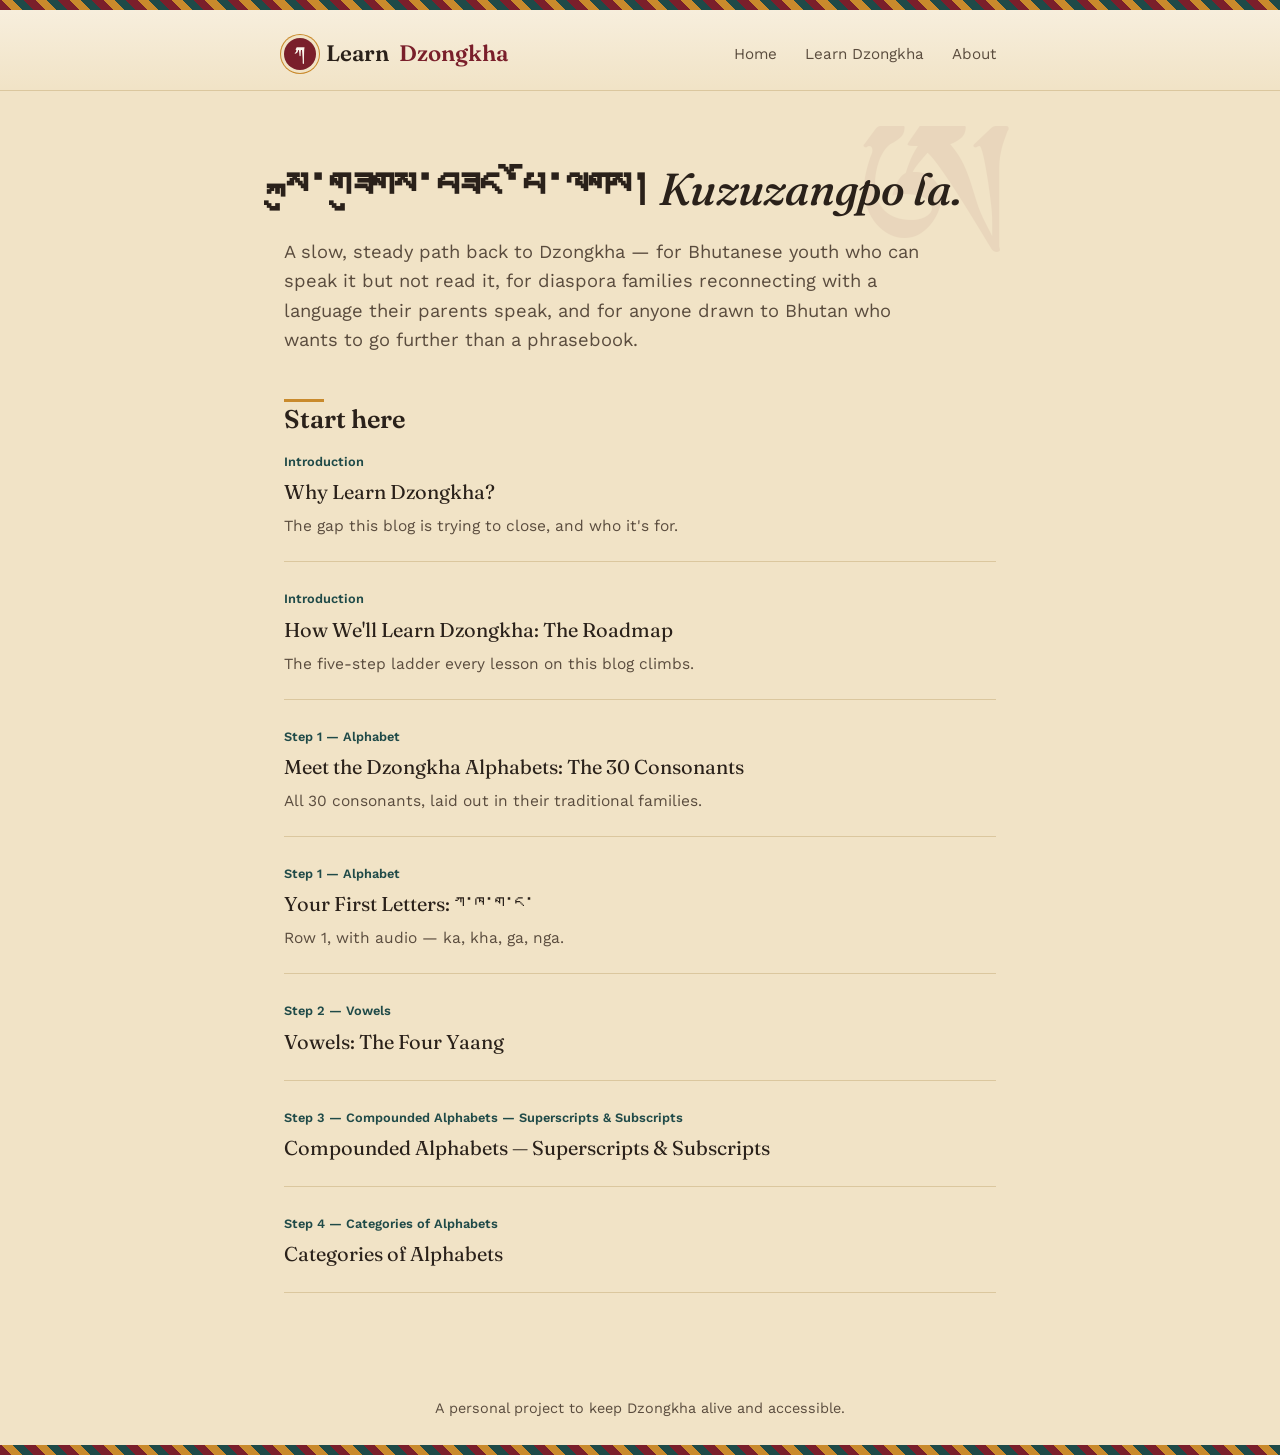
<file: index.html>
<!DOCTYPE html>
<html lang="en">
<head>
<meta charset="UTF-8">
<meta name="viewport" content="width=device-width, initial-scale=1.0">
<title>Learn Dzongkha</title>
<link rel="stylesheet" href="css/style.css">
</head>
<body>

<div class="textile-border"></div>

<header class="site-header">
  <div class="wrap">
    <div class="site-title">Learn <span>Dzongkha</span></div>
    <nav class="main-nav">
      <a href="index.html">Home</a>
      <a href="learn.html">Learn Dzongkha</a>
    
      <a href="about.html">About</a>
    </nav>
  </div>
</header>

<main>
  <div class="wrap">

    <section class="hero">
      <h1>སྐུ་གཟུགས་བཟང་པོ་ལགས། <span class="accent-italic">Kuzuzangpo la.</span></h1>
      <p class="lede">A slow, steady path back to Dzongkha — for Bhutanese youth who can speak it but not read it, for diaspora families reconnecting with a language their parents speak, and for anyone drawn to Bhutan who wants to go further than a phrasebook.</p>
    </section>

    <section>
      <h2>Start here</h2>
      <ul class="post-list">
        <li>
          <span class="step-tag">Introduction</span><br>
          <a href="lessons/lesson-01.html">Why Learn Dzongkha?</a>
          <p>The gap this blog is trying to close, and who it's for.</p>
        </li>
        <li>
          <span class="step-tag">Introduction</span><br>
          <a href="lessons/lesson-02.html">How We'll Learn Dzongkha: The Roadmap</a>
          <p>The five-step ladder every lesson on this blog climbs.</p>
        </li>
        <li>
          <span class="step-tag">Step 1 — Alphabet</span><br>
          <a href="lessons/lesson-03.html">Meet the Dzongkha Alphabets: The 30 Consonants</a>
          <p>All 30 consonants, laid out in their traditional families.</p>
        </li>
        <li>
          <span class="step-tag">Step 1 — Alphabet</span><br>
          <a href="lessons/lesson-04.html">Your First Letters: ཀ་ཁ་ག་ང་</a>
          <p>Row 1, with audio — ka, kha, ga, nga.</p>
        </li>
        <li>
          <span class="step-tag">Step 2 — Vowels</span><br>
          <a href="lessons/lesson-06.html">Vowels: The Four Yaang</a>
          
        </li>
         <li>
          <span class="step-tag">Step 3 — Compounded Alphabets — Superscripts & Subscripts</span><br>
          <a href="lessons/lesson-07.html">Compounded Alphabets — Superscripts & Subscripts</a>
          
        </li>
        <li>
          <span class="step-tag">Step 4 — Categories of Alphabets</span><br>
          <a href="lessons/lesson-08.html">Categories of Alphabets</a>
          
        </li>
        
      </ul>
    </section>

  </div>
</main>

<footer class="site-footer">
  <div class="wrap">A personal project to keep Dzongkha alive and accessible.</div>
</footer>

<div class="textile-border"></div>

</body>
</html>
</file>
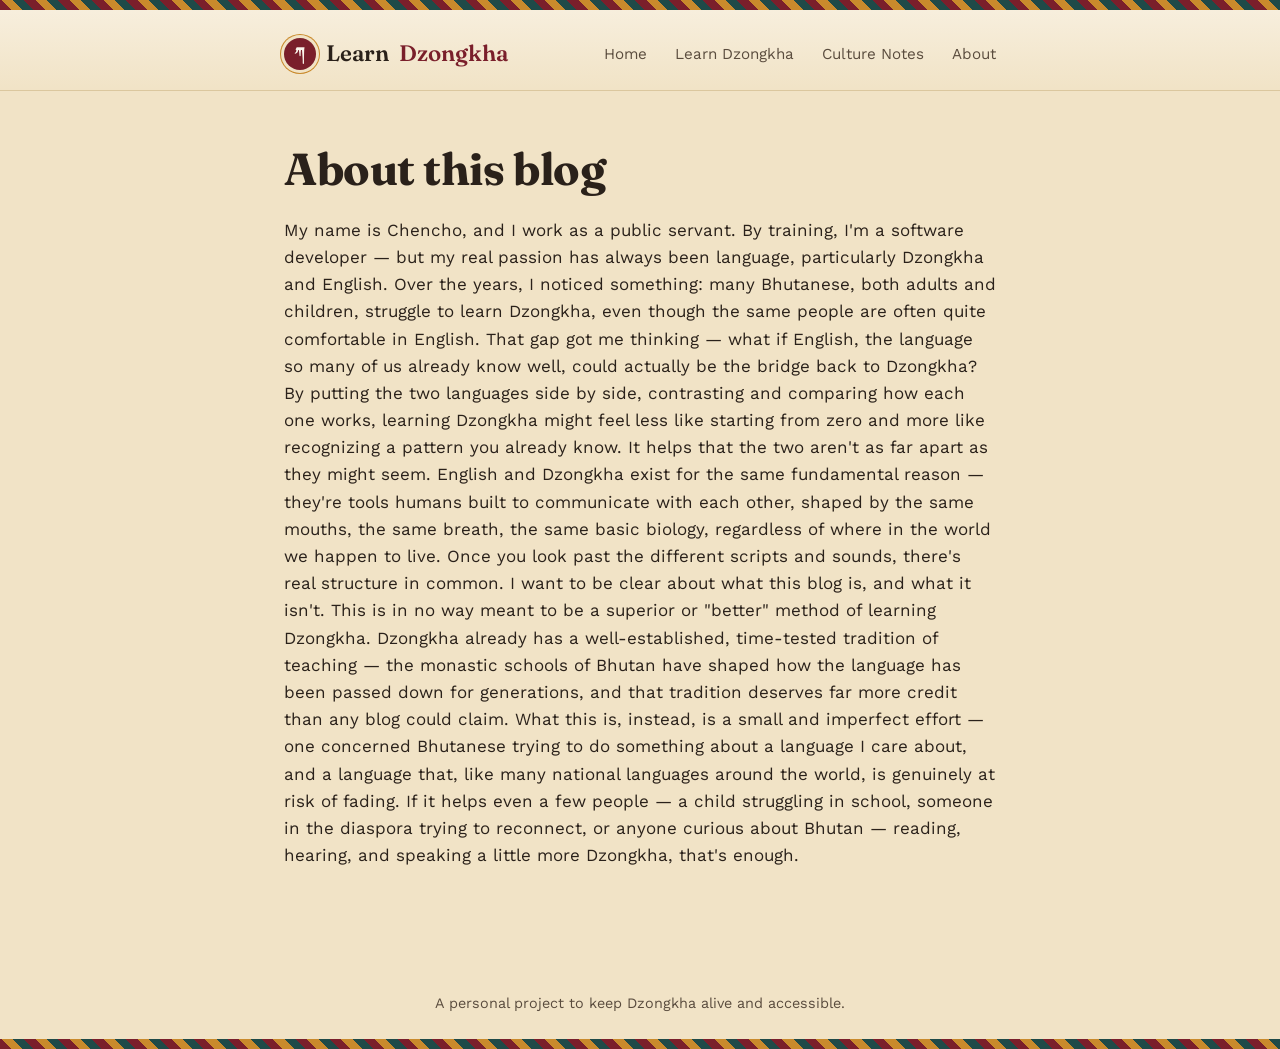
<file: about.html>
<!DOCTYPE html>
<html lang="en">
<head>
<meta charset="UTF-8">
<meta name="viewport" content="width=device-width, initial-scale=1.0">
<title>About — Learn Dzongkha</title>
<link rel="stylesheet" href="css/style.css">
</head>
<body>

<div class="textile-border"></div>

<header class="site-header">
  <div class="wrap">
    <div class="site-title">Learn <span>Dzongkha</span></div>
    <nav class="main-nav">
      <a href="index.html">Home</a>
      <a href="learn.html">Learn Dzongkha</a>
      <a href="culture.html">Culture Notes</a>
      <a href="about.html">About</a>
    </nav>
  </div>
</header>

<main>
  <div class="wrap">
    <h1>About this blog</h1>
    <p class="lede">My name is Chencho, and I work as a public servant. By training, I'm a software developer — but my real passion has always been language, particularly Dzongkha and English.

Over the years, I noticed something: many Bhutanese, both adults and children, struggle to learn Dzongkha, even though the same people are often quite comfortable in English. That gap got me thinking — what if English, the language so many of us already know well, could actually be the bridge back to Dzongkha? By putting the two languages side by side, contrasting and comparing how each one works, learning Dzongkha might feel less like starting from zero and more like recognizing a pattern you already know.

It helps that the two aren't as far apart as they might seem. English and Dzongkha exist for the same fundamental reason — they're tools humans built to communicate with each other, shaped by the same mouths, the same breath, the same basic biology, regardless of where in the world we happen to live. Once you look past the different scripts and sounds, there's real structure in common.

I want to be clear about what this blog is, and what it isn't. This is in no way meant to be a superior or "better" method of learning Dzongkha. Dzongkha already has a well-established, time-tested tradition of teaching — the monastic schools of Bhutan have shaped how the language has been passed down for generations, and that tradition deserves far more credit than any blog could claim.

What this is, instead, is a small and imperfect effort — one concerned Bhutanese trying to do something about a language I care about, and a language that, like many national languages around the world, is genuinely at risk of fading. If it helps even a few people — a child struggling in school, someone in the diaspora trying to reconnect, or anyone curious about Bhutan — reading, hearing, and speaking a little more Dzongkha, that's enough.
    </p>
  </div>
</main>

<footer class="site-footer">
  <div class="wrap">A personal project to keep Dzongkha alive and accessible.</div>
</footer>

<div class="textile-border"></div>

</body>
</html>
</file>
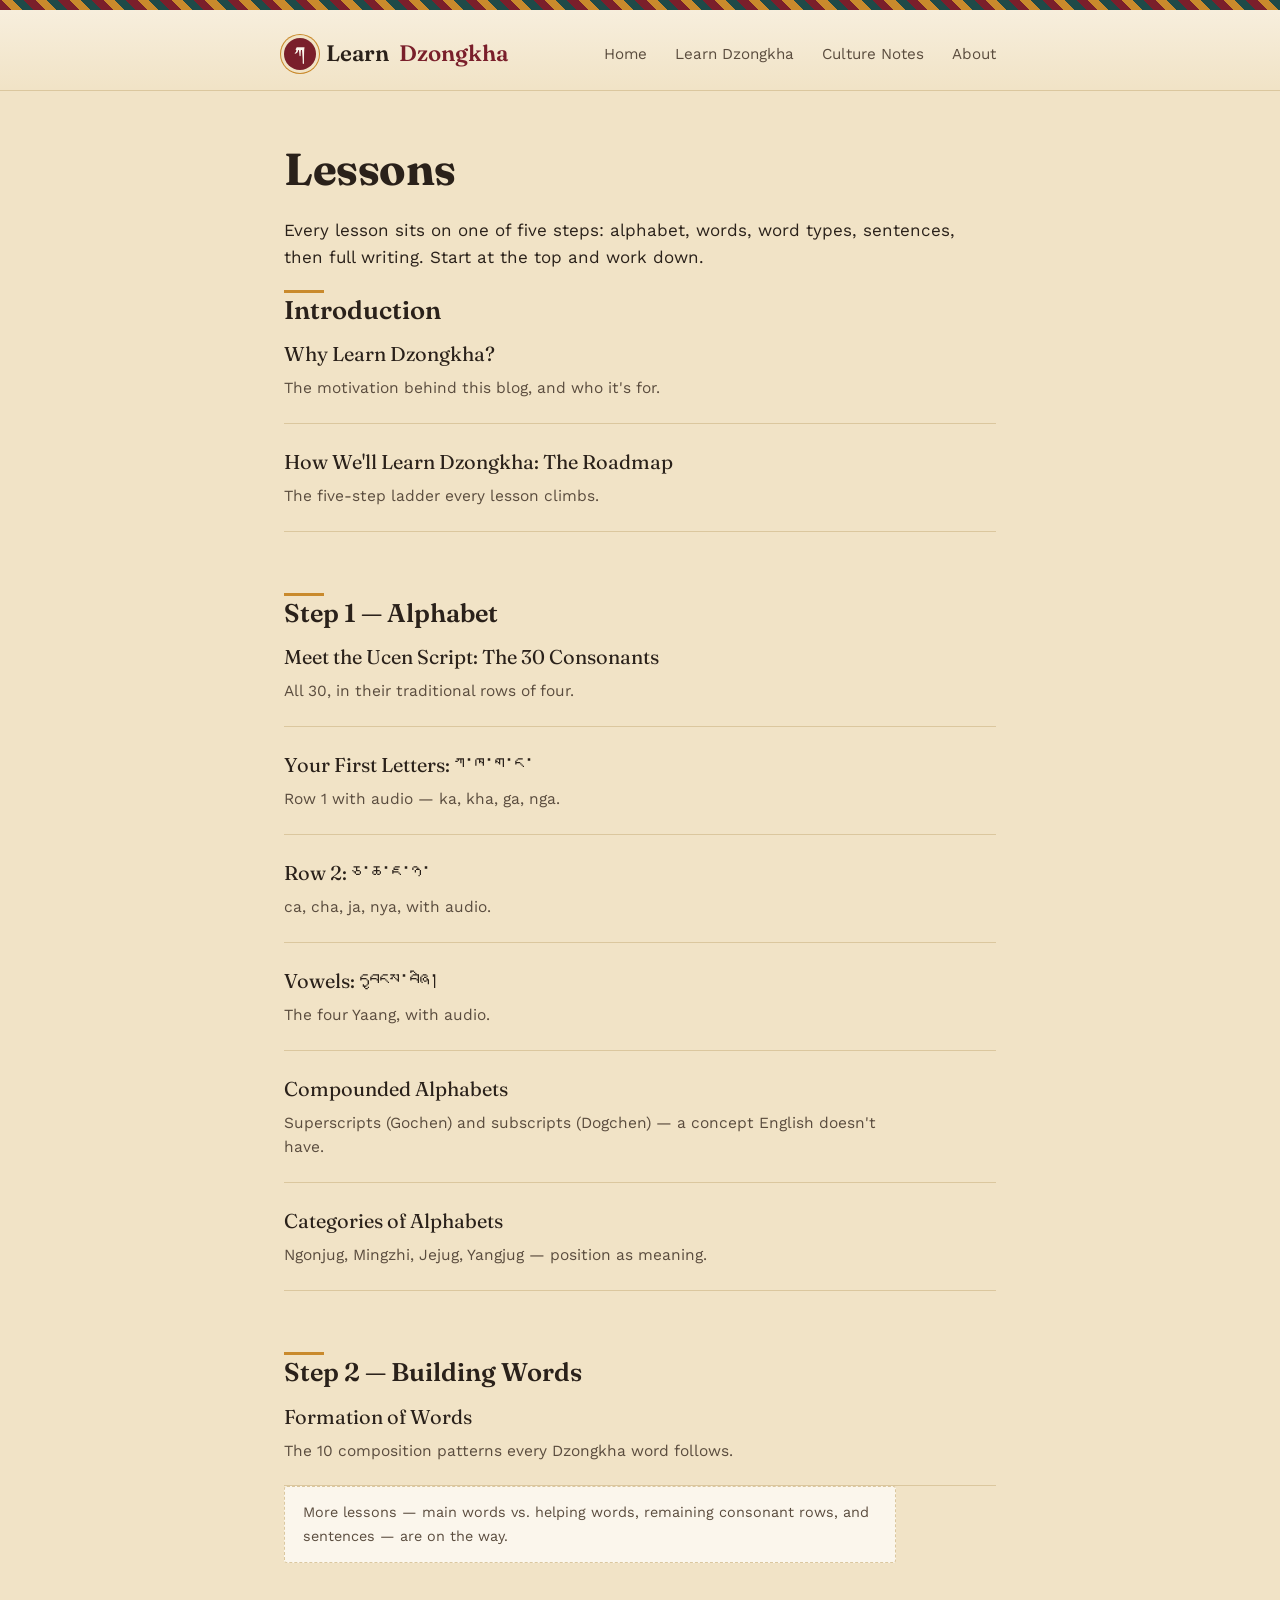
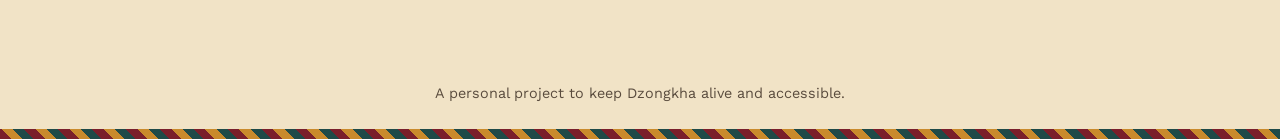
<file: learn.html>
<!DOCTYPE html>
<html lang="en">
<head>
<meta charset="UTF-8">
<meta name="viewport" content="width=device-width, initial-scale=1.0">
<title>Learn Dzongkha — Lessons</title>
<link rel="stylesheet" href="css/style.css">
</head>
<body>

<div class="textile-border"></div>

<header class="site-header">
  <div class="wrap">
    <div class="site-title">Learn <span>Dzongkha</span></div>
    <nav class="main-nav">
      <a href="index.html">Home</a>
      <a href="learn.html">Learn Dzongkha</a>
      <a href="culture.html">Culture Notes</a>
      <a href="about.html">About</a>
    </nav>
  </div>
</header>

<main>
  <div class="wrap">
    <h1>Lessons</h1>
    <p class="lede">Every lesson sits on one of five steps: alphabet, words, word types, sentences, then full writing. Start at the top and work down.</p>

    <h2>Introduction</h2>
    <ul class="post-list">
      <li><a href="lessons/lesson-01.html">Why Learn Dzongkha?</a><p>The motivation behind this blog, and who it's for.</p></li>
      <li><a href="lessons/lesson-02.html">How We'll Learn Dzongkha: The Roadmap</a><p>The five-step ladder every lesson climbs.</p></li>
    </ul>

    <h2>Step 1 — Alphabet</h2>
    <ul class="post-list">
      <li><a href="lessons/lesson-03.html">Meet the Ucen Script: The 30 Consonants</a><p>All 30, in their traditional rows of four.</p></li>
      <li><a href="lessons/lesson-04.html">Your First Letters: ཀ་ཁ་ག་ང་</a><p>Row 1 with audio — ka, kha, ga, nga.</p></li>
      <li><a href="lessons/lesson-05.html">Row 2: ཅ་ཆ་ཇ་ཉ་</a><p>ca, cha, ja, nya, with audio.</p></li>
      <li><a href="lessons/lesson-06.html">Vowels: དབྱངས་བཞི།</a><p>The four Yaang, with audio.</p></li>
      <li><a href="lessons/lesson-07.html">Compounded Alphabets</a><p>Superscripts (Gochen) and subscripts (Dogchen) — a concept English doesn't have.</p></li>
      <li><a href="lessons/lesson-08.html">Categories of Alphabets</a><p>Ngonjug, Mingzhi, Jejug, Yangjug — position as meaning.</p></li>
    </ul>

    <h2>Step 2 — Building Words</h2>
    <ul class="post-list">
      <li><a href="lessons/lesson-09.html">Formation of Words</a><p>The 10 composition patterns every Dzongkha word follows.</p></li>
    </ul>

    <p class="tag-note">More lessons — main words vs. helping words, remaining consonant rows, and sentences — are on the way.</p>
  </div>
</main>

<footer class="site-footer">
  <div class="wrap">A personal project to keep Dzongkha alive and accessible.</div>
</footer>

<div class="textile-border"></div>

</body>
</html>
</file>
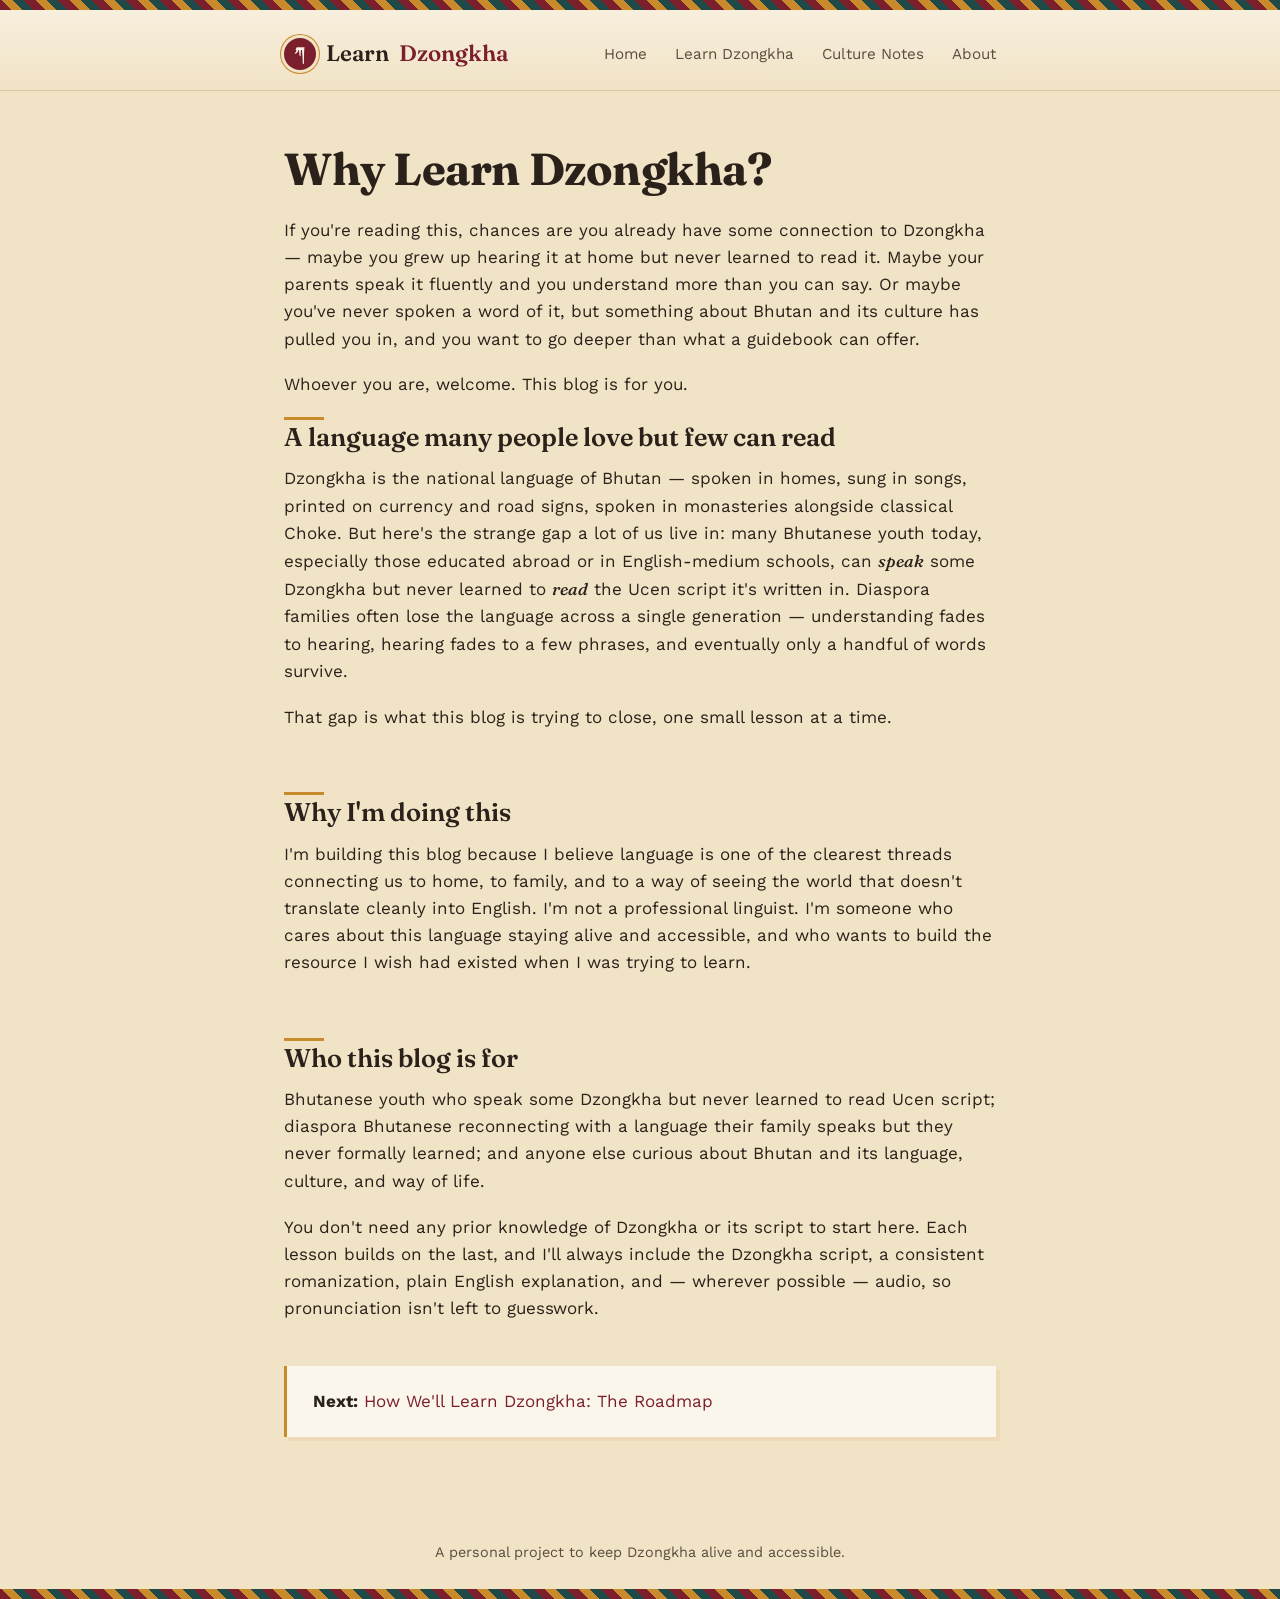
<file: lessons/lesson-01.html>
<!DOCTYPE html>
<html lang="en">
<head>
<meta charset="UTF-8">
<meta name="viewport" content="width=device-width, initial-scale=1.0">
<title>Why Learn Dzongkha? — Learn Dzongkha</title>
<link rel="stylesheet" href="../css/style.css">
</head>
<body>

<div class="textile-border"></div>

<header class="site-header">
  <div class="wrap">
    <div class="site-title">Learn <span>Dzongkha</span></div>
    <nav class="main-nav">
      <a href="../index.html">Home</a>
      <a href="../learn.html">Learn Dzongkha</a>
      <a href="../culture.html">Culture Notes</a>
      <a href="../about.html">About</a>
    </nav>
  </div>
</header>

<main>
  <div class="wrap">
    <h1>Why Learn Dzongkha?</h1>

    <p>If you're reading this, chances are you already have some connection to Dzongkha — maybe you grew up hearing it at home but never learned to read it. Maybe your parents speak it fluently and you understand more than you can say. Or maybe you've never spoken a word of it, but something about Bhutan and its culture has pulled you in, and you want to go deeper than what a guidebook can offer.</p>

    <p>Whoever you are, welcome. This blog is for you.</p>

    <h2>A language many people love but few can read</h2>
    <p>Dzongkha is the national language of Bhutan — spoken in homes, sung in songs, printed on currency and road signs, spoken in monasteries alongside classical Choke. But here's the strange gap a lot of us live in: many Bhutanese youth today, especially those educated abroad or in English-medium schools, can <em>speak</em> some Dzongkha but never learned to <em>read</em> the Ucen script it's written in. Diaspora families often lose the language across a single generation — understanding fades to hearing, hearing fades to a few phrases, and eventually only a handful of words survive.</p>

    <p>That gap is what this blog is trying to close, one small lesson at a time.</p>

    <h2>Why I'm doing this</h2>
    <p>I'm building this blog because I believe language is one of the clearest threads connecting us to home, to family, and to a way of seeing the world that doesn't translate cleanly into English. I'm not a professional linguist. I'm someone who cares about this language staying alive and accessible, and who wants to build the resource I wish had existed when I was trying to learn.</p>

    <h2>Who this blog is for</h2>
    <p>Bhutanese youth who speak some Dzongkha but never learned to read Ucen script; diaspora Bhutanese reconnecting with a language their family speaks but they never formally learned; and anyone else curious about Bhutan and its language, culture, and way of life.</p>

    <p>You don't need any prior knowledge of Dzongkha or its script to start here. Each lesson builds on the last, and I'll always include the Dzongkha script, a consistent romanization, plain English explanation, and — wherever possible — audio, so pronunciation isn't left to guesswork.</p>

    <div class="next-post">
      <p><strong>Next:</strong> <a href="lesson-02.html">How We'll Learn Dzongkha: The Roadmap</a></p>
    </div>
  </div>
</main>

<footer class="site-footer">
  <div class="wrap">A personal project to keep Dzongkha alive and accessible.</div>
</footer>

<div class="textile-border"></div>

</body>
</html>
</file>
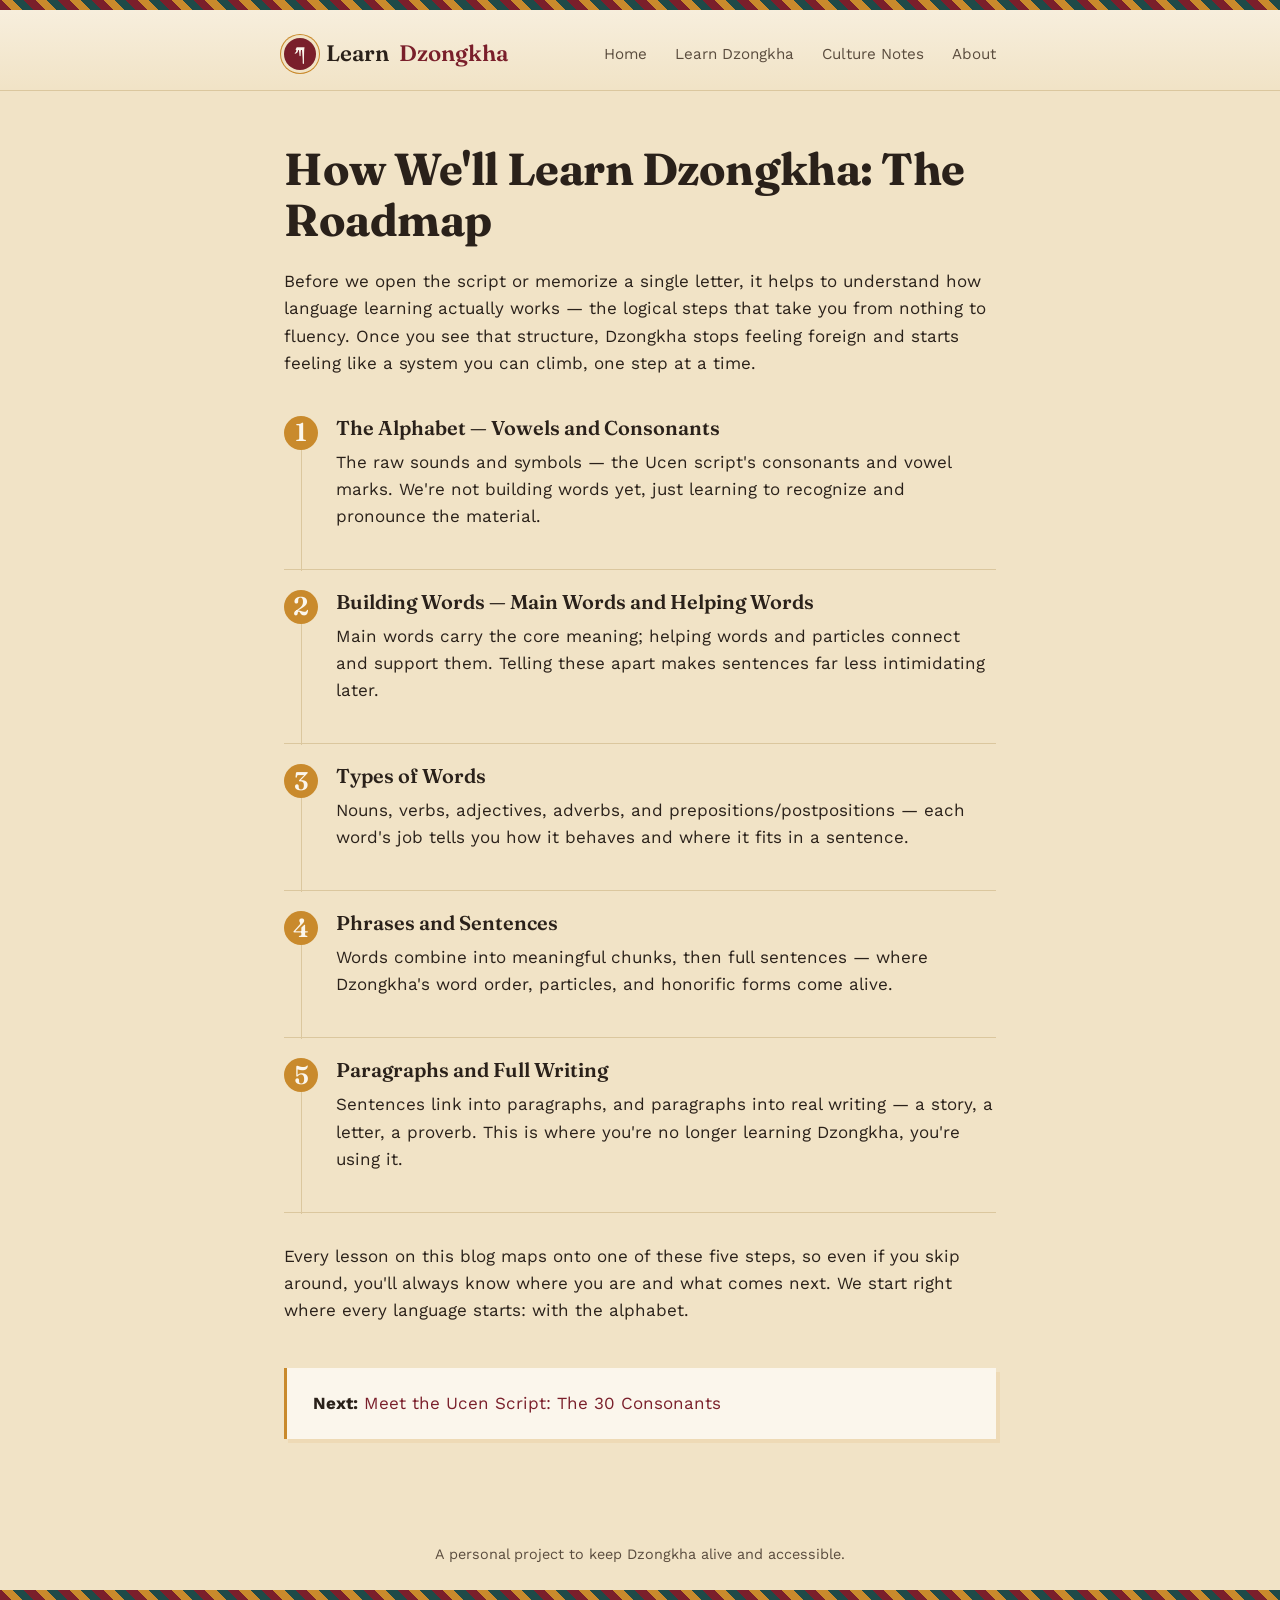
<file: lessons/lesson-02.html>
<!DOCTYPE html>
<html lang="en">
<head>
<meta charset="UTF-8">
<meta name="viewport" content="width=device-width, initial-scale=1.0">
<title>The Roadmap — Learn Dzongkha</title>
<link rel="stylesheet" href="../css/style.css">
</head>
<body>

<div class="textile-border"></div>

<header class="site-header">
  <div class="wrap">
    <div class="site-title">Learn <span>Dzongkha</span></div>
    <nav class="main-nav">
      <a href="../index.html">Home</a>
      <a href="../learn.html">Learn Dzongkha</a>
      <a href="../culture.html">Culture Notes</a>
      <a href="../about.html">About</a>
    </nav>
  </div>
</header>

<main>
  <div class="wrap">
    <h1>How We'll Learn Dzongkha: The Roadmap</h1>

    <p>Before we open the script or memorize a single letter, it helps to understand how language learning actually works — the logical steps that take you from nothing to fluency. Once you see that structure, Dzongkha stops feeling foreign and starts feeling like a system you can climb, one step at a time.</p>

    <div class="roadmap-step">
      <div class="num">1</div>
      <div>
        <h3>The Alphabet — Vowels and Consonants</h3>
        <p>The raw sounds and symbols — the Ucen script's consonants and vowel marks. We're not building words yet, just learning to recognize and pronounce the material.</p>
      </div>
    </div>

    <div class="roadmap-step">
      <div class="num">2</div>
      <div>
        <h3>Building Words — Main Words and Helping Words</h3>
        <p>Main words carry the core meaning; helping words and particles connect and support them. Telling these apart makes sentences far less intimidating later.</p>
      </div>
    </div>

    <div class="roadmap-step">
      <div class="num">3</div>
      <div>
        <h3>Types of Words</h3>
        <p>Nouns, verbs, adjectives, adverbs, and prepositions/postpositions — each word's job tells you how it behaves and where it fits in a sentence.</p>
      </div>
    </div>

    <div class="roadmap-step">
      <div class="num">4</div>
      <div>
        <h3>Phrases and Sentences</h3>
        <p>Words combine into meaningful chunks, then full sentences — where Dzongkha's word order, particles, and honorific forms come alive.</p>
      </div>
    </div>

    <div class="roadmap-step">
      <div class="num">5</div>
      <div>
        <h3>Paragraphs and Full Writing</h3>
        <p>Sentences link into paragraphs, and paragraphs into real writing — a story, a letter, a proverb. This is where you're no longer learning Dzongkha, you're using it.</p>
      </div>
    </div>

    <p style="margin-top: 30px;">Every lesson on this blog maps onto one of these five steps, so even if you skip around, you'll always know where you are and what comes next. We start right where every language starts: with the alphabet.</p>

    <div class="next-post">
      <p><strong>Next:</strong> <a href="lesson-03.html">Meet the Ucen Script: The 30 Consonants</a></p>
    </div>
  </div>
</main>

<footer class="site-footer">
  <div class="wrap">A personal project to keep Dzongkha alive and accessible.</div>
</footer>

<div class="textile-border"></div>

</body>
</html>
</file>
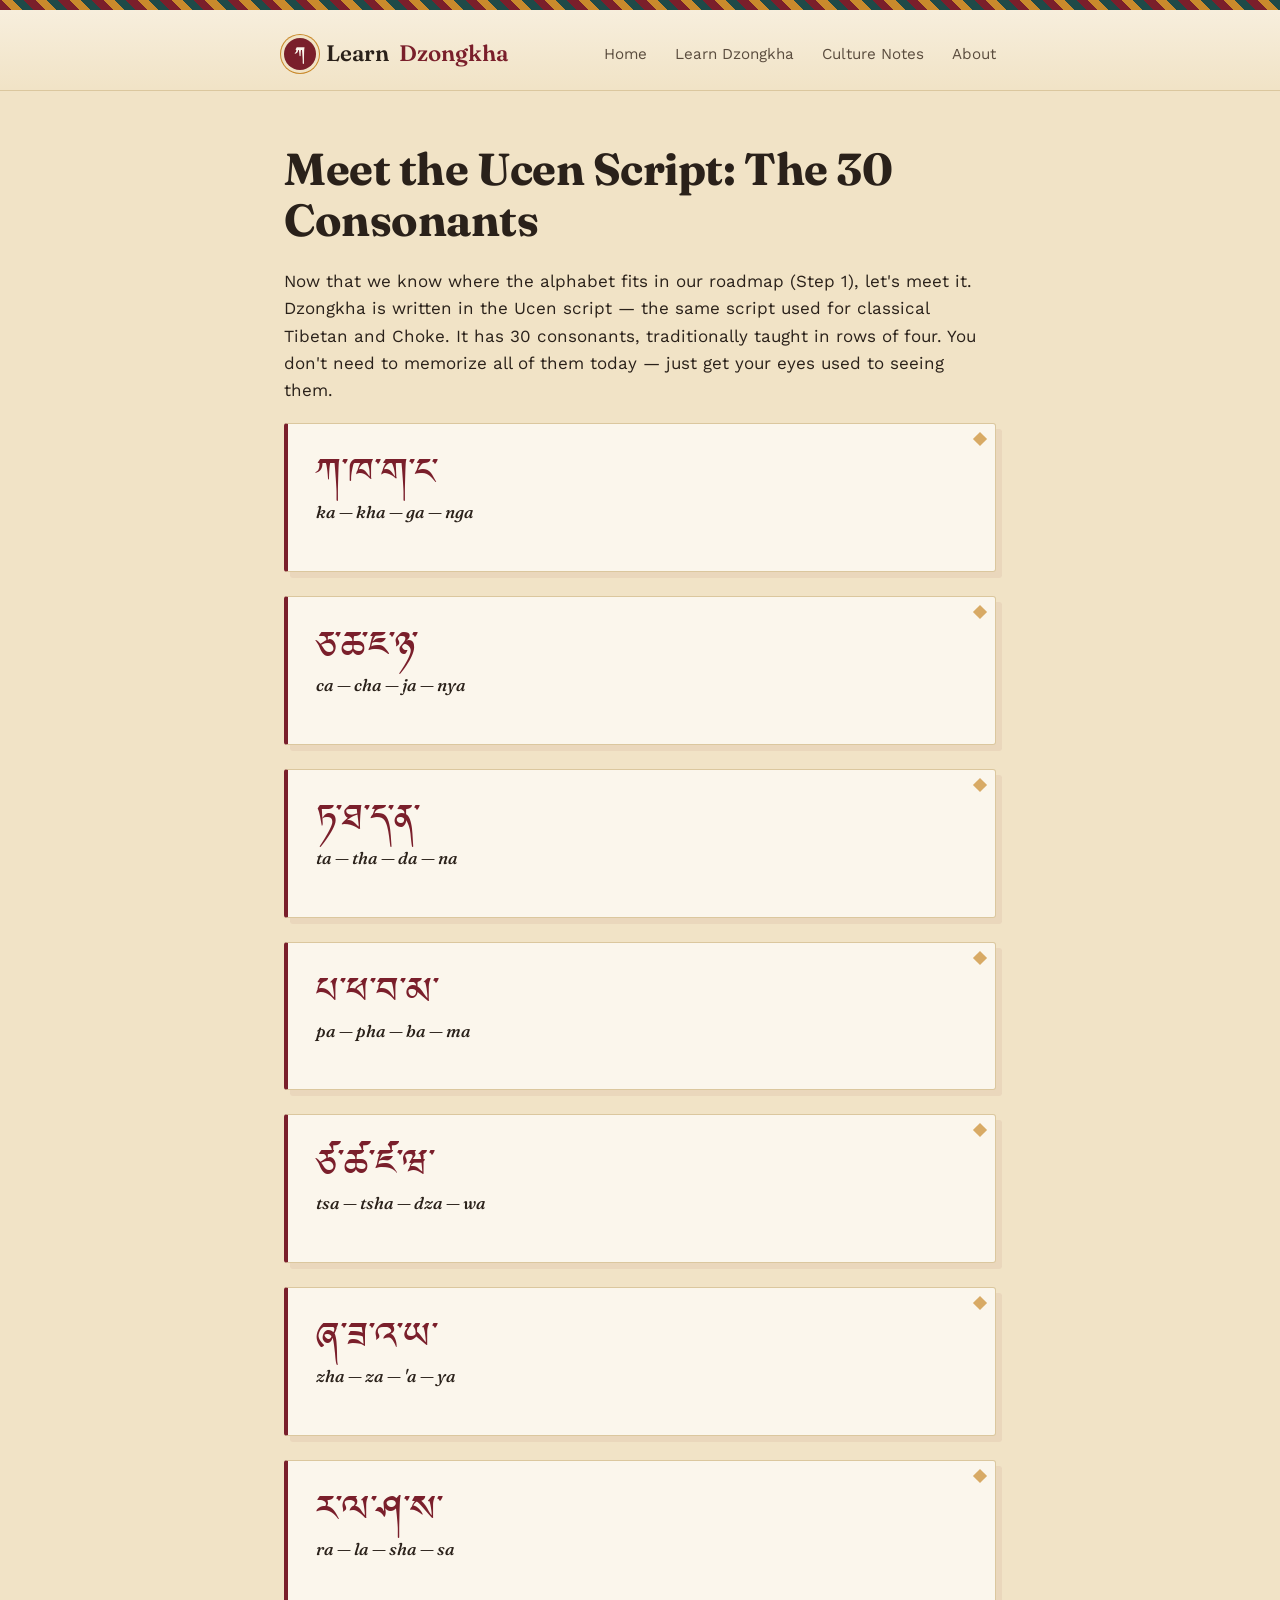
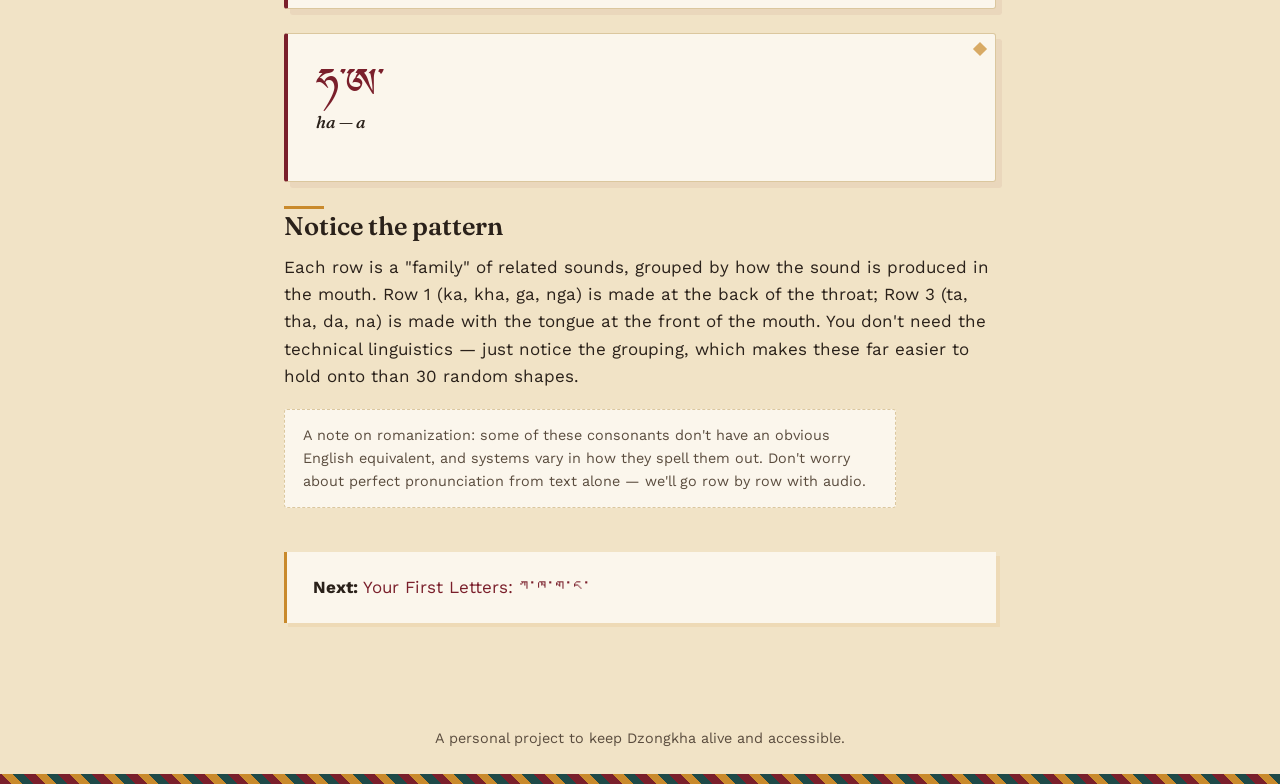
<file: lessons/lesson-03.html>
<!DOCTYPE html>
<html lang="en">
<head>
<meta charset="UTF-8">
<meta name="viewport" content="width=device-width, initial-scale=1.0">
<title>The 30 Consonants — Learn Dzongkha</title>
<link rel="stylesheet" href="../css/style.css">
</head>
<body>

<div class="textile-border"></div>

<header class="site-header">
  <div class="wrap">
    <div class="site-title">Learn <span>Dzongkha</span></div>
    <nav class="main-nav">
      <a href="../index.html">Home</a>
      <a href="../learn.html">Learn Dzongkha</a>
      <a href="../culture.html">Culture Notes</a>
      <a href="../about.html">About</a>
    </nav>
  </div>
</header>

<main>
  <div class="wrap">
    <h1>Meet the Ucen Script: The 30 Consonants</h1>

    <p>Now that we know where the alphabet fits in our roadmap (Step 1), let's meet it. Dzongkha is written in the Ucen script — the same script used for classical Tibetan and Choke. It has 30 consonants, traditionally taught in rows of four. You don't need to memorize all of them today — just get your eyes used to seeing them.</p>

    <div class="letter-card">
      <div class="dzo-big">ཀ་ཁ་ག་ང་</div>
      <p><em>ka — kha — ga — nga</em></p>
    </div>
    <div class="letter-card">
      <div class="dzo-big">ཅ་ཆ་ཇ་ཉ་</div>
      <p><em>ca — cha — ja — nya</em></p>
    </div>
    <div class="letter-card">
      <div class="dzo-big">ཏ་ཐ་ད་ན་</div>
      <p><em>ta — tha — da — na</em></p>
    </div>
    <div class="letter-card">
      <div class="dzo-big">པ་ཕ་བ་མ་</div>
      <p><em>pa — pha — ba — ma</em></p>
    </div>
    <div class="letter-card">
      <div class="dzo-big">ཙ་ཚ་ཛ་ཝ་</div>
      <p><em>tsa — tsha — dza — wa</em></p>
    </div>
    <div class="letter-card">
      <div class="dzo-big">ཞ་ཟ་འ་ཡ་</div>
      <p><em>zha — za — 'a — ya</em></p>
    </div>
    <div class="letter-card">
      <div class="dzo-big">ར་ལ་ཤ་ས་</div>
      <p><em>ra — la — sha — sa</em></p>
    </div>
    <div class="letter-card">
      <div class="dzo-big">ཧ་ཨ་</div>
      <p><em>ha — a</em></p>
    </div>

    <h2>Notice the pattern</h2>
    <p>Each row is a "family" of related sounds, grouped by how the sound is produced in the mouth. Row 1 (ka, kha, ga, nga) is made at the back of the throat; Row 3 (ta, tha, da, na) is made with the tongue at the front of the mouth. You don't need the technical linguistics — just notice the grouping, which makes these far easier to hold onto than 30 random shapes.</p>

    <p class="tag-note">A note on romanization: some of these consonants don't have an obvious English equivalent, and systems vary in how they spell them out. Don't worry about perfect pronunciation from text alone — we'll go row by row with audio.</p>

    <div class="next-post">
      <p><strong>Next:</strong> <a href="lesson-04.html">Your First Letters: ཀ་ཁ་ག་ང་</a></p>
    </div>
  </div>
</main>

<footer class="site-footer">
  <div class="wrap">A personal project to keep Dzongkha alive and accessible.</div>
</footer>

<div class="textile-border"></div>

</body>
</html>
</file>
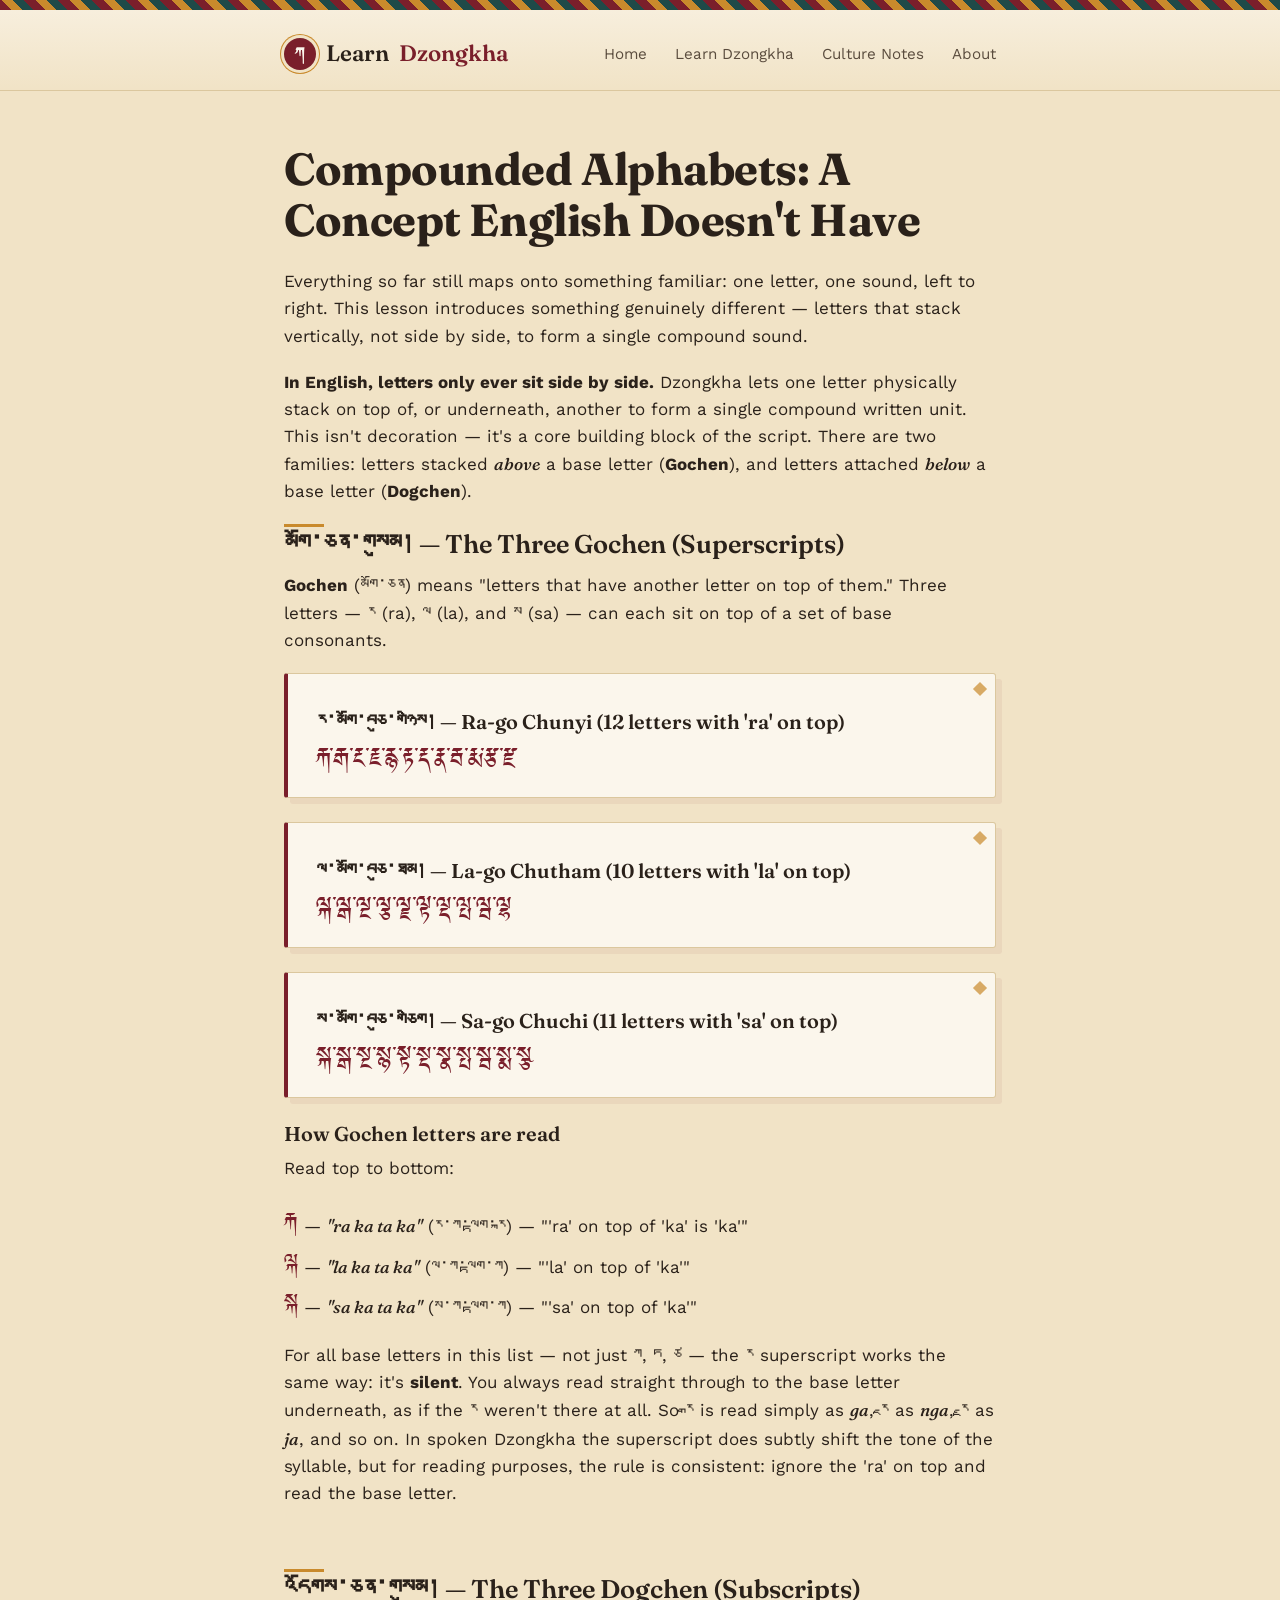
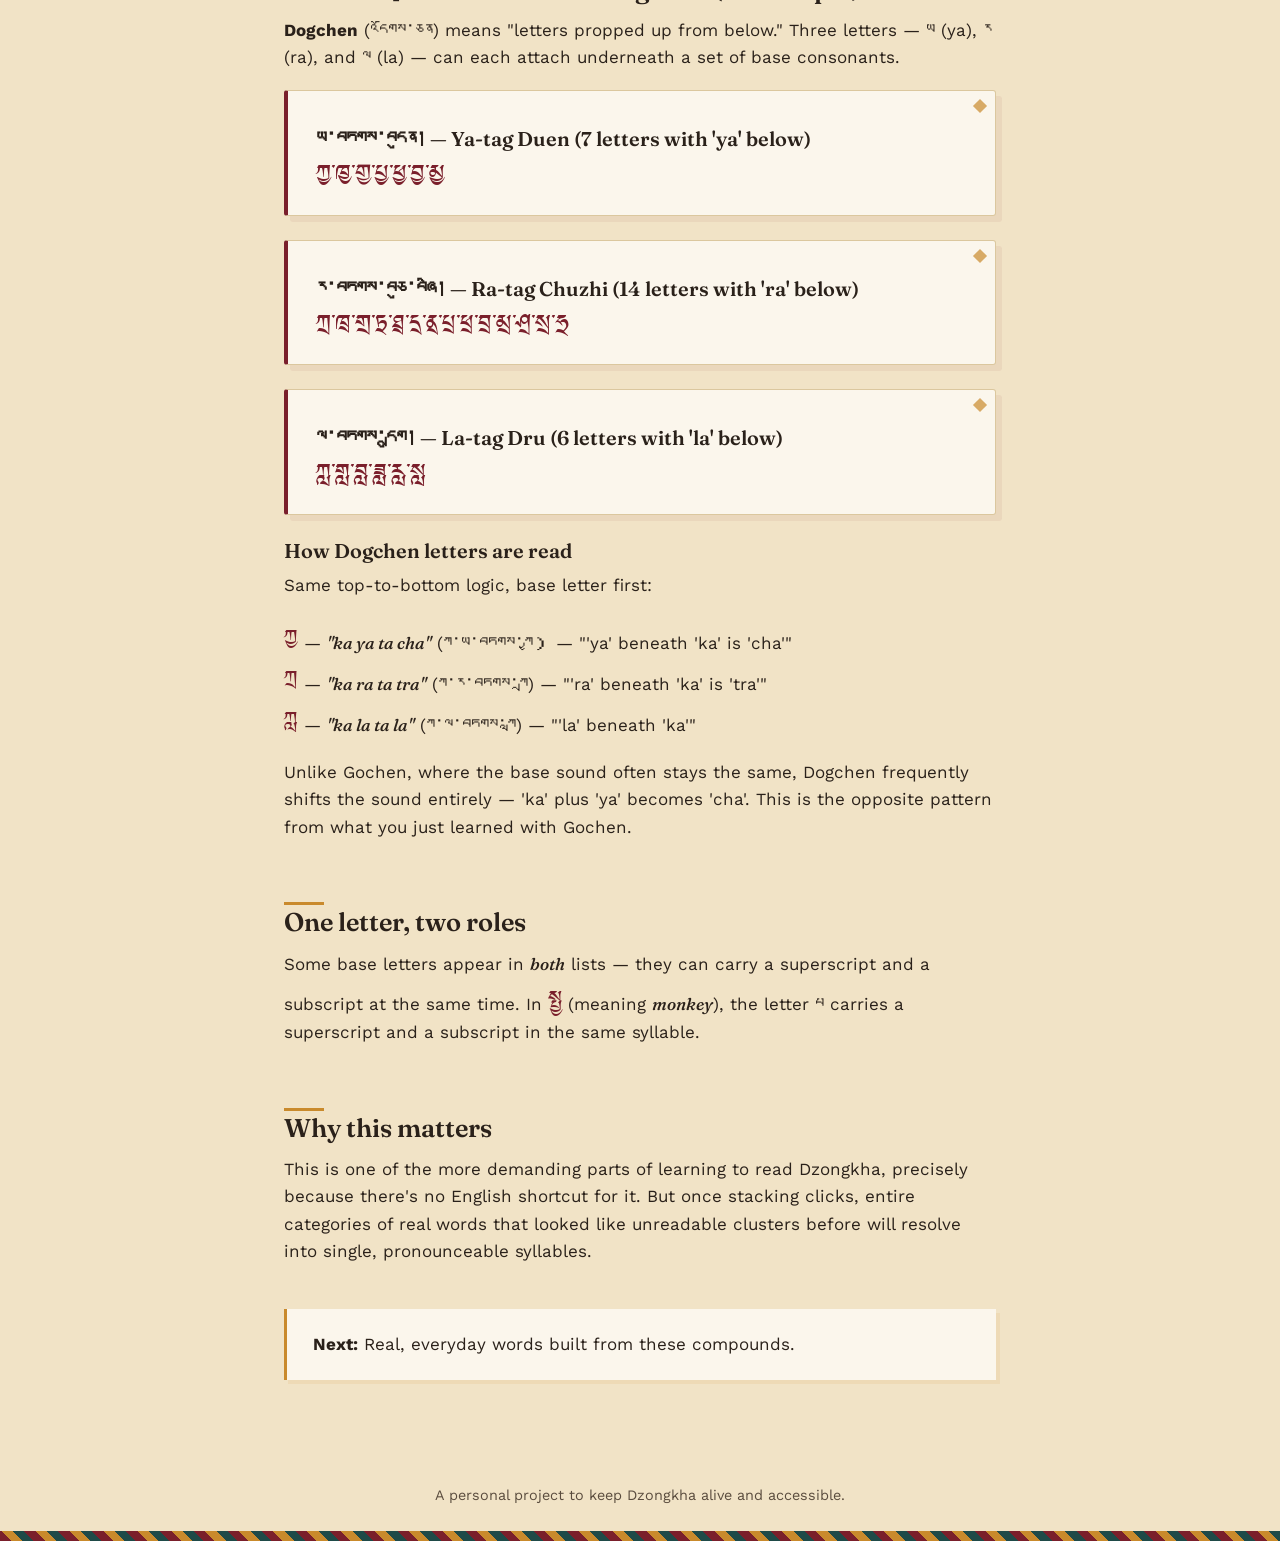
<file: lessons/lesson-07.html>
<!DOCTYPE html>
<html lang="en">
<head>
<meta charset="UTF-8">
<meta name="viewport" content="width=device-width, initial-scale=1.0">
<title>Compounded Alphabets — Learn Dzongkha</title>
<link rel="stylesheet" href="../css/style.css">
</head>
<body>

<div class="textile-border"></div>

<header class="site-header">
  <div class="wrap">
    <div class="site-title">Learn <span>Dzongkha</span></div>
    <nav class="main-nav">
      <a href="../index.html">Home</a>
      <a href="../learn.html">Learn Dzongkha</a>
      <a href="../culture.html">Culture Notes</a>
      <a href="../about.html">About</a>
    </nav>
  </div>
</header>

<main>
  <div class="wrap">
    <h1>Compounded Alphabets: A Concept English Doesn't Have</h1>
    <p class="lede">Everything so far still maps onto something familiar: one letter, one sound, left to right. This lesson introduces something genuinely different — letters that stack vertically, not side by side, to form a single compound sound.</p>

    <p><strong>In English, letters only ever sit side by side.</strong> Dzongkha lets one letter physically stack on top of, or underneath, another to form a single compound written unit. This isn't decoration — it's a core building block of the script. There are two families: letters stacked <em>above</em> a base letter (<strong>Gochen</strong>), and letters attached <em>below</em> a base letter (<strong>Dogchen</strong>).</p>

    <h2>མགོ་ཅན་གསུམ། — The Three Gochen (Superscripts)</h2>
    <p><strong>Gochen</strong> (མགོ་ཅན) means "letters that have another letter on top of them." Three letters — ར (ra), ལ (la), and ས (sa) — can each sit on top of a set of base consonants.</p>

    <div class="letter-card">
      <h3>ར་མགོ་བཅུ་གཉིས། — Ra-go Chunyi (12 letters with 'ra' on top)</h3>
      <div class="dzo-big" style="font-size: 1.8rem;">རྐ་རྒ་རྔ་རྗ་རྙ་རྟ་རྡ་རྣ་རྦ་རྨ་རྩ་རྫ</div>
    </div>
    <div class="letter-card">
      <h3>ལ་མགོ་བཅུ་ཐམ། — La-go Chutham (10 letters with 'la' on top)</h3>
      <div class="dzo-big" style="font-size: 1.8rem;">ལྐ་ལྒ་ལྔ་ལྕ་ལྗ་ལྟ་ལྡ་ལྤ་ལྦ་ལྷ</div>
    </div>
    <div class="letter-card">
      <h3>ས་མགོ་བཅུ་གཅིག། — Sa-go Chuchi (11 letters with 'sa' on top)</h3>
      <div class="dzo-big" style="font-size: 1.8rem;">སྐ་སྒ་སྔ་སྙ་སྟ་སྡ་སྣ་སྤ་སྦ་སྨ་སྩ</div>
    </div>

    <h3>How Gochen letters are read</h3>
    <p>Read top to bottom:</p>
    <p><span class="dzo">རྐ</span> — <em>"ra ka ta ka"</em> (ར་ཀ་ལྟག་རྐ) — "'ra' on top of 'ka' is 'ka'"<br>
    <span class="dzo">ལྐ</span> — <em>"la ka ta ka"</em> (ལ་ཀ་ལྟག་ཀ) — "'la' on top of 'ka'"<br>
    <span class="dzo">སྐ</span> — <em>"sa ka ta ka"</em> (ས་ཀ་ལྟག་ཀ) — "'sa' on top of 'ka'"</p>

    <p>For all base letters in this list — not just ཀ, ཏ, ཙ — the ར superscript works the same way: it's <strong>silent</strong>. You always read straight through to the base letter underneath, as if the ར weren't there at all. So རྒ is read simply as <em>ga</em>, རྔ as <em>nga</em>, རྗ as <em>ja</em>, and so on. In spoken Dzongkha the superscript does subtly shift the tone of the syllable, but for reading purposes, the rule is consistent: ignore the 'ra' on top and read the base letter.</p>

    <h2>འདོགས་ཅན་གསུམ། — The Three Dogchen (Subscripts)</h2>
    <p><strong>Dogchen</strong> (འདོགས་ཅན) means "letters propped up from below." Three letters — ཡ (ya), ར (ra), and ལ (la) — can each attach underneath a set of base consonants.</p>

    <div class="letter-card">
      <h3>ཡ་བཏགས་བདུན། — Ya-tag Duen (7 letters with 'ya' below)</h3>
      <div class="dzo-big" style="font-size: 1.8rem;">ཀྱ་ཁྱ་གྱ་པྱ་ཕྱ་བྱ་མྱ</div>
    </div>
    <div class="letter-card">
      <h3>ར་བཏགས་བཅུ་བཞི། — Ra-tag Chuzhi (14 letters with 'ra' below)</h3>
      <div class="dzo-big" style="font-size: 1.8rem;">ཀྲ་ཁྲ་གྲ་ཏྲ་ཐྲ་དྲ་ནྲ་པྲ་ཕྲ་བྲ་མྲ་ཤྲ་སྲ་ཧྲ</div>
    </div>
    <div class="letter-card">
      <h3>ལ་བཏགས་དྲུག། — La-tag Dru (6 letters with 'la' below)</h3>
      <div class="dzo-big" style="font-size: 1.8rem;">ཀླ་གླ་བླ་ཟླ་རླ་སླ</div>
    </div>

    <h3>How Dogchen letters are read</h3>
    <p>Same top-to-bottom logic, base letter first:</p>
    <p><span class="dzo">ཀྱ</span> — <em>"ka ya ta cha"</em> (ཀ་ཡ་བཏགས་ཀྱ） — "'ya' beneath 'ka' is 'cha'"<br>
    <span class="dzo">ཀྲ</span> — <em>"ka ra ta tra"</em> (ཀ་ར་བཏགས་ཀྲ) — "'ra' beneath 'ka' is 'tra'"<br>
    <span class="dzo">ཀླ</span> — <em>"ka la ta la"</em> (ཀ་ལ་བཏགས་ཀླ) — "'la' beneath 'ka'"</p>

    <p>Unlike Gochen, where the base sound often stays the same, Dogchen frequently shifts the sound entirely — 'ka' plus 'ya' becomes 'cha'. This is the opposite pattern from what you just learned with Gochen.</p>

    <h2>One letter, two roles</h2>
    <p>Some base letters appear in <em>both</em> lists — they can carry a superscript and a subscript at the same time. In <span class="dzo">སྤྱ</span> (meaning <em>monkey</em>), the letter པ carries a superscript and a subscript in the same syllable.</p>

    <h2>Why this matters</h2>
    <p>This is one of the more demanding parts of learning to read Dzongkha, precisely because there's no English shortcut for it. But once stacking clicks, entire categories of real words that looked like unreadable clusters before will resolve into single, pronounceable syllables.</p>

    <div class="next-post">
      <p><strong>Next:</strong> Real, everyday words built from these compounds.</p>
    </div>
  </div>
</main>

<footer class="site-footer">
  <div class="wrap">A personal project to keep Dzongkha alive and accessible.</div>
</footer>

<div class="textile-border"></div>

</body>
</html>
</file>
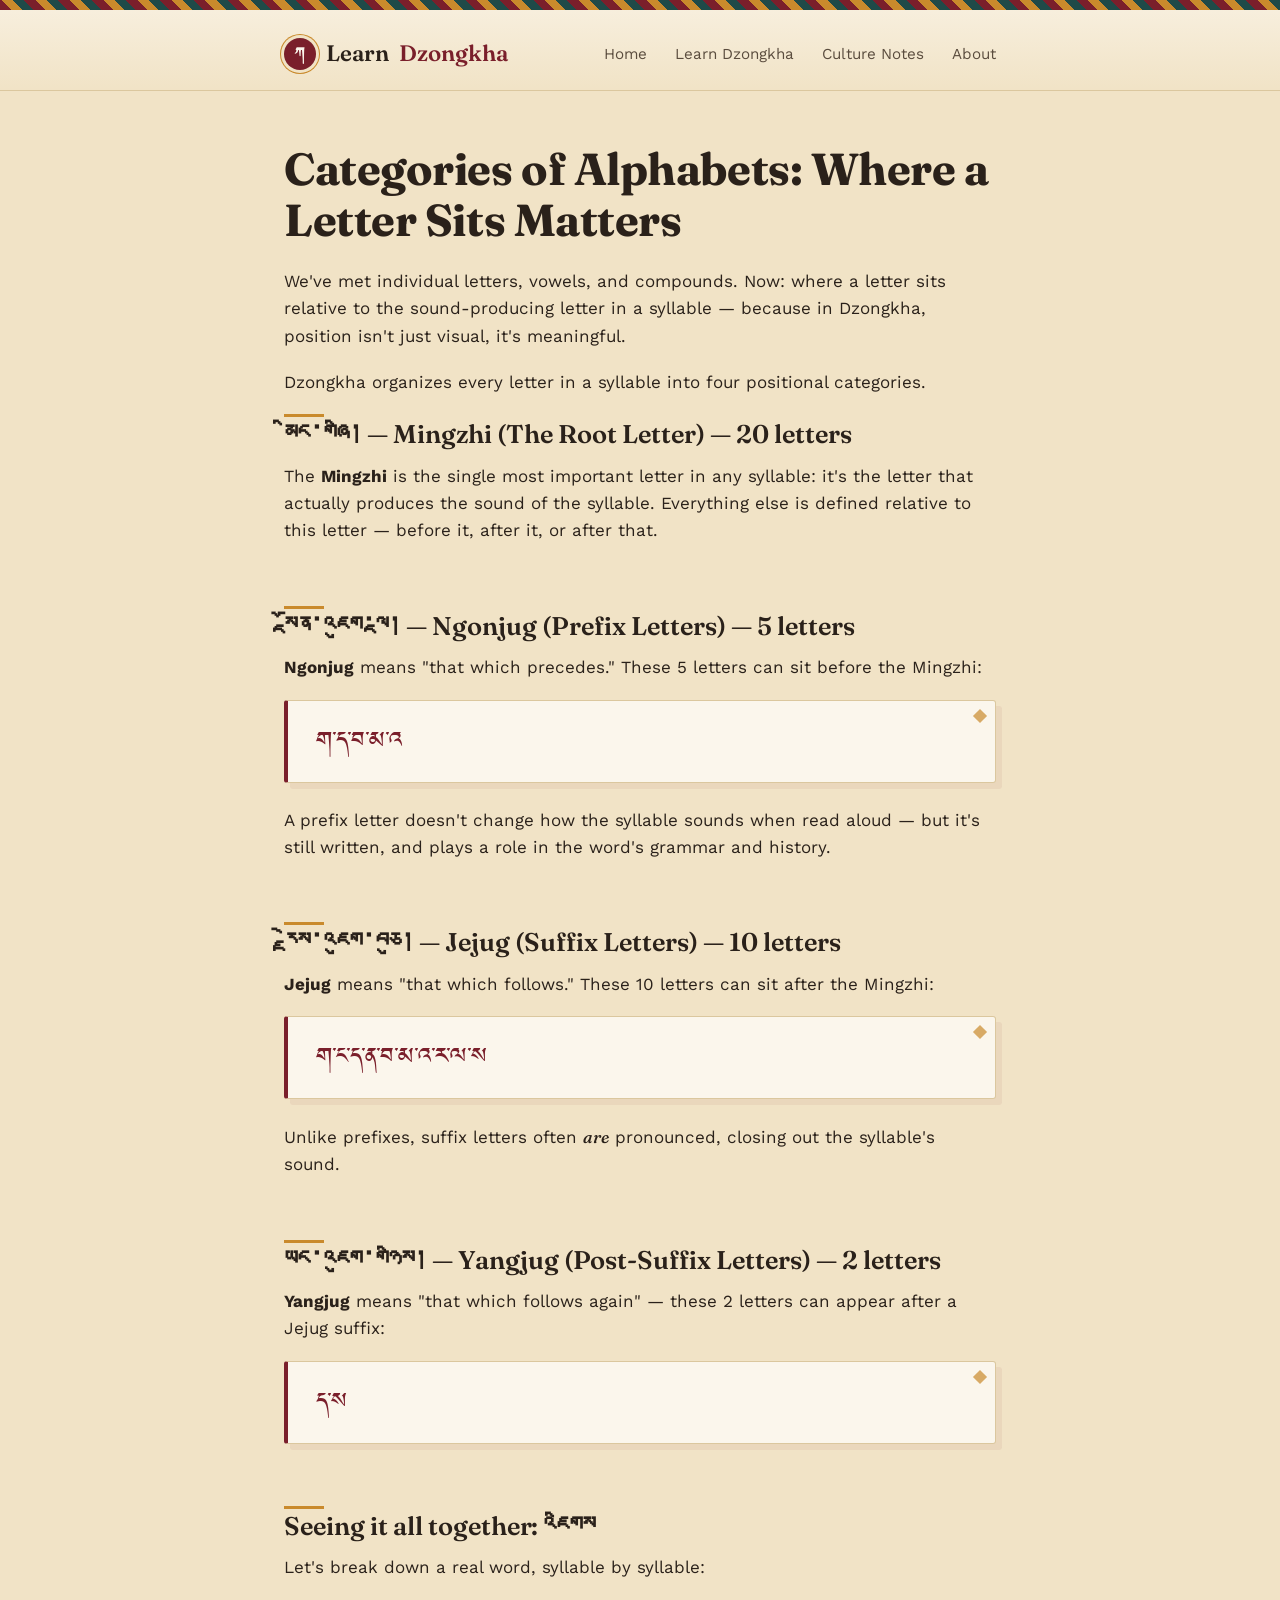
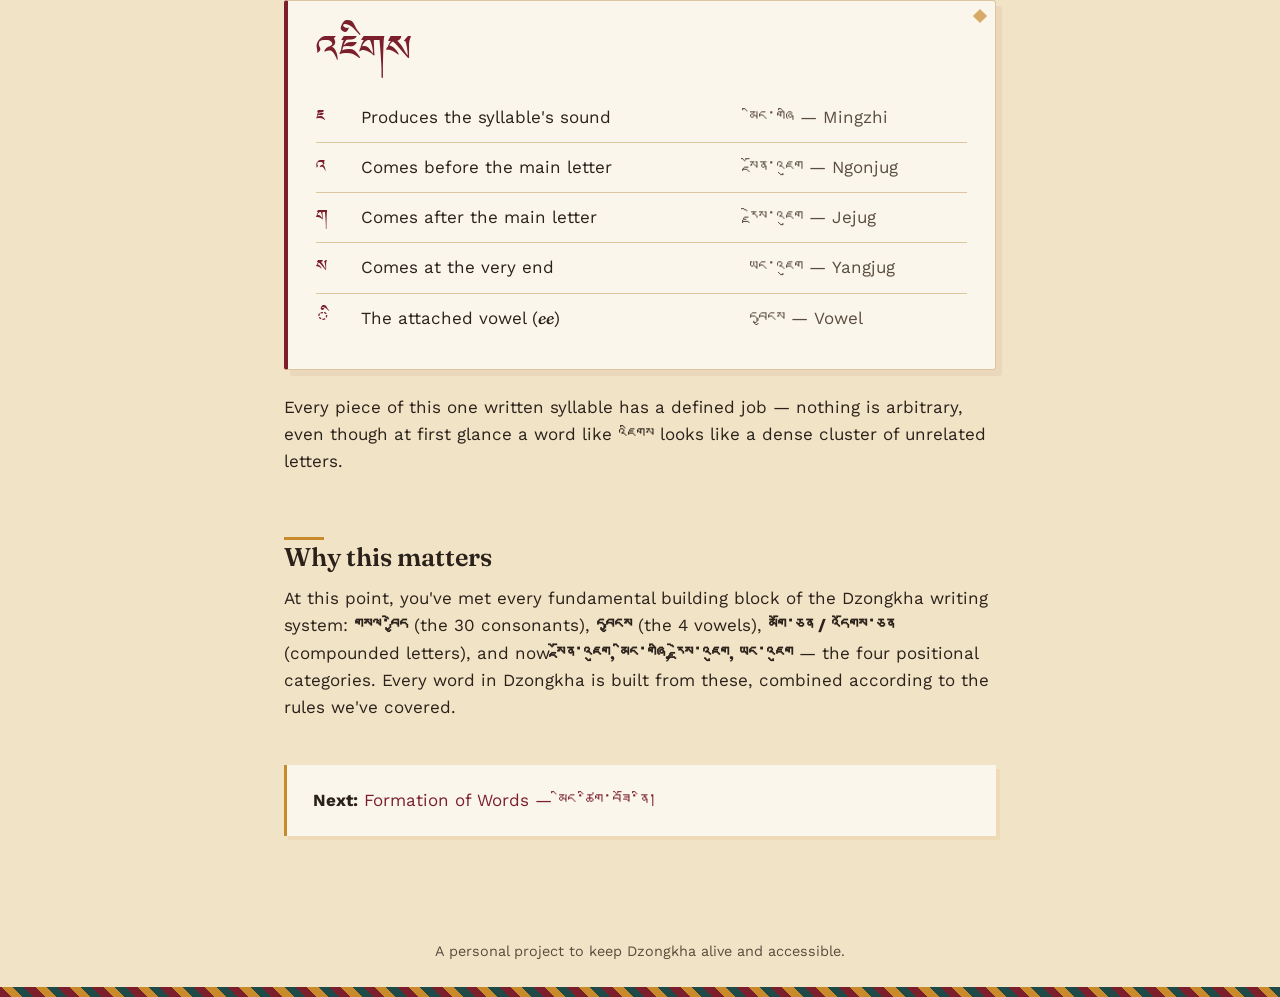
<file: lessons/lesson-08.html>
<!DOCTYPE html>
<html lang="en">
<head>
<meta charset="UTF-8">
<meta name="viewport" content="width=device-width, initial-scale=1.0">
<title>Categories of Alphabets — Learn Dzongkha</title>
<link rel="stylesheet" href="../css/style.css">
</head>
<body>

<div class="textile-border"></div>

<header class="site-header">
  <div class="wrap">
    <div class="site-title">Learn <span>Dzongkha</span></div>
    <nav class="main-nav">
      <a href="../index.html">Home</a>
      <a href="../learn.html">Learn Dzongkha</a>
      <a href="../culture.html">Culture Notes</a>
      <a href="../about.html">About</a>
    </nav>
  </div>
</header>

<main>
  <div class="wrap">
    <h1>Categories of Alphabets: Where a Letter Sits Matters</h1>
    <p class="lede">We've met individual letters, vowels, and compounds. Now: where a letter sits relative to the sound-producing letter in a syllable — because in Dzongkha, position isn't just visual, it's meaningful.</p>

    <p>Dzongkha organizes every letter in a syllable into four positional categories.</p>

    <h2>མིང་གཞི། — Mingzhi (The Root Letter) — 20 letters</h2>
    <p>The <strong>Mingzhi</strong> is the single most important letter in any syllable: it's the letter that actually produces the sound of the syllable. Everything else is defined relative to this letter — before it, after it, or after that.</p>

    <h2>སྔོན་འཇུག་ལྔ། — Ngonjug (Prefix Letters) — 5 letters</h2>
    <p><strong>Ngonjug</strong> means "that which precedes." These 5 letters can sit before the Mingzhi:</p>
    <div class="letter-card"><div class="dzo-big" style="font-size: 1.8rem;">ག་ད་བ་མ་འ</div></div>
    <p>A prefix letter doesn't change how the syllable sounds when read aloud — but it's still written, and plays a role in the word's grammar and history.</p>

    <h2>རྗེས་འཇུག་བཅུ། — Jejug (Suffix Letters) — 10 letters</h2>
    <p><strong>Jejug</strong> means "that which follows." These 10 letters can sit after the Mingzhi:</p>
    <div class="letter-card"><div class="dzo-big" style="font-size: 1.8rem;">ག་ང་ད་ན་བ་མ་འ་ར་ལ་ས</div></div>
    <p>Unlike prefixes, suffix letters often <em>are</em> pronounced, closing out the syllable's sound.</p>

    <h2>ཡང་འཇུག་གཉིས། — Yangjug (Post-Suffix Letters) — 2 letters</h2>
    <p><strong>Yangjug</strong> means "that which follows again" — these 2 letters can appear after a Jejug suffix:</p>
    <div class="letter-card"><div class="dzo-big" style="font-size: 1.8rem;">ད་ས</div></div>

    <h2>Seeing it all together: འཇིགས</h2>
    <p>Let's break down a real word, syllable by syllable:</p>

    <div class="letter-card">
      <div class="dzo-big">འཇིགས</div>
      <table style="width: 100%; border-collapse: collapse; margin-top: 18px;">
        <tr style="border-bottom: 1px solid var(--line);">
          <td style="padding: 8px 10px 8px 0; font-family: 'Jomolhari', serif; font-size: 1.3rem; color: var(--maroon);">ཇ</td>
          <td style="padding: 8px 10px;">Produces the syllable's sound</td>
          <td style="padding: 8px 0; color: var(--ink-soft);">མིང་གཞི — Mingzhi</td>
        </tr>
        <tr style="border-bottom: 1px solid var(--line);">
          <td style="padding: 8px 10px 8px 0; font-family: 'Jomolhari', serif; font-size: 1.3rem; color: var(--maroon);">འ</td>
          <td style="padding: 8px 10px;">Comes before the main letter</td>
          <td style="padding: 8px 0; color: var(--ink-soft);">སྔོན་འཇུག — Ngonjug</td>
        </tr>
        <tr style="border-bottom: 1px solid var(--line);">
          <td style="padding: 8px 10px 8px 0; font-family: 'Jomolhari', serif; font-size: 1.3rem; color: var(--maroon);">ག</td>
          <td style="padding: 8px 10px;">Comes after the main letter</td>
          <td style="padding: 8px 0; color: var(--ink-soft);">རྗེས་འཇུག — Jejug</td>
        </tr>
        <tr style="border-bottom: 1px solid var(--line);">
          <td style="padding: 8px 10px 8px 0; font-family: 'Jomolhari', serif; font-size: 1.3rem; color: var(--maroon);">ས</td>
          <td style="padding: 8px 10px;">Comes at the very end</td>
          <td style="padding: 8px 0; color: var(--ink-soft);">ཡང་འཇུག — Yangjug</td>
        </tr>
        <tr>
          <td style="padding: 8px 10px 8px 0; font-family: 'Jomolhari', serif; font-size: 1.3rem; color: var(--maroon);">ི</td>
          <td style="padding: 8px 10px;">The attached vowel (<em>ee</em>)</td>
          <td style="padding: 8px 0; color: var(--ink-soft);">དབྱངས — Vowel</td>
        </tr>
      </table>
    </div>

    <p>Every piece of this one written syllable has a defined job — nothing is arbitrary, even though at first glance a word like འཇིགས looks like a dense cluster of unrelated letters.</p>

    <h2>Why this matters</h2>
    <p>At this point, you've met every fundamental building block of the Dzongkha writing system: <strong>གསལ་བྱེད</strong> (the 30 consonants), <strong>དབྱངས</strong> (the 4 vowels), <strong>མགོ་ཅན / འདོགས་ཅན</strong> (compounded letters), and now <strong>སྔོན་འཇུག, མིང་གཞི, རྗེས་འཇུག, ཡང་འཇུག</strong> — the four positional categories. Every word in Dzongkha is built from these, combined according to the rules we've covered.</p>

    <div class="next-post">
      <p><strong>Next:</strong> <a href="lesson-09.html">Formation of Words — མིང་ཚིག་བཟོ་ནི།</a></p>
    </div>
  </div>
</main>

<footer class="site-footer">
  <div class="wrap">A personal project to keep Dzongkha alive and accessible.</div>
</footer>

<div class="textile-border"></div>

</body>
</html>
</file>
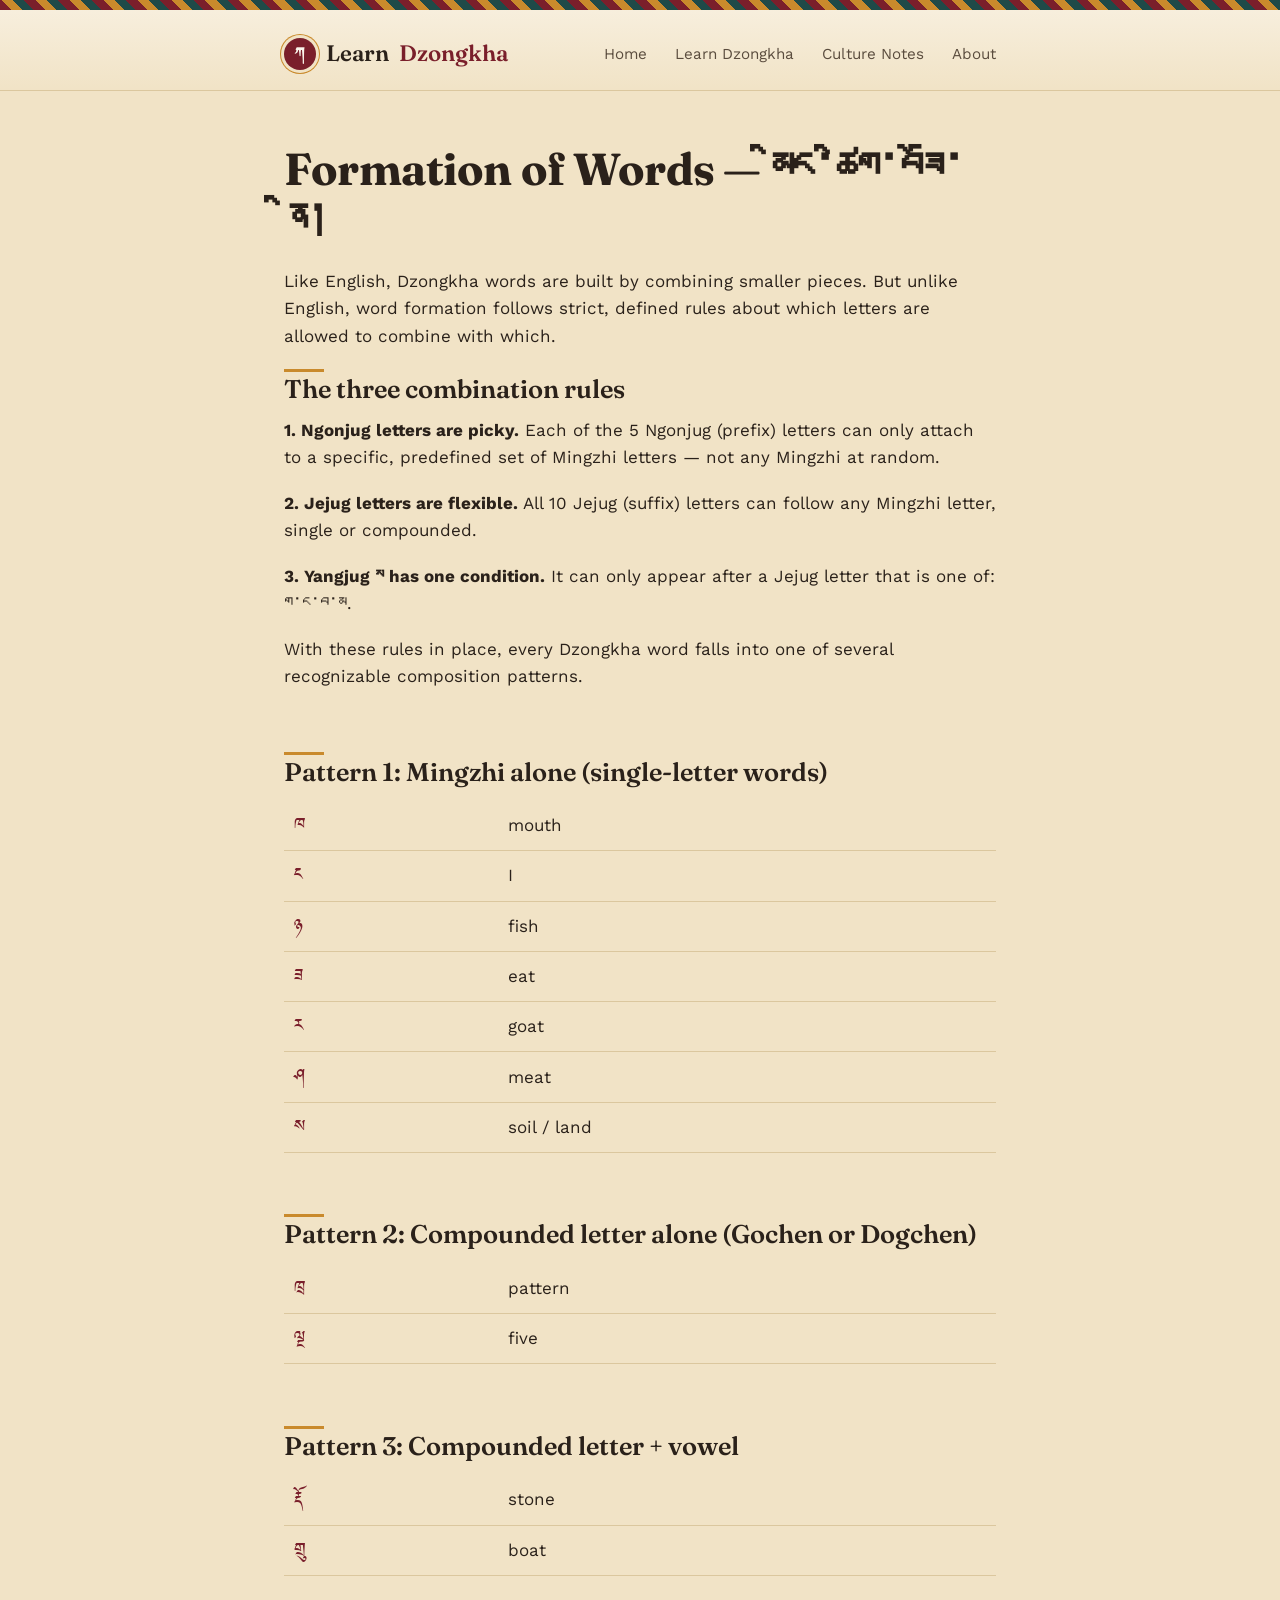
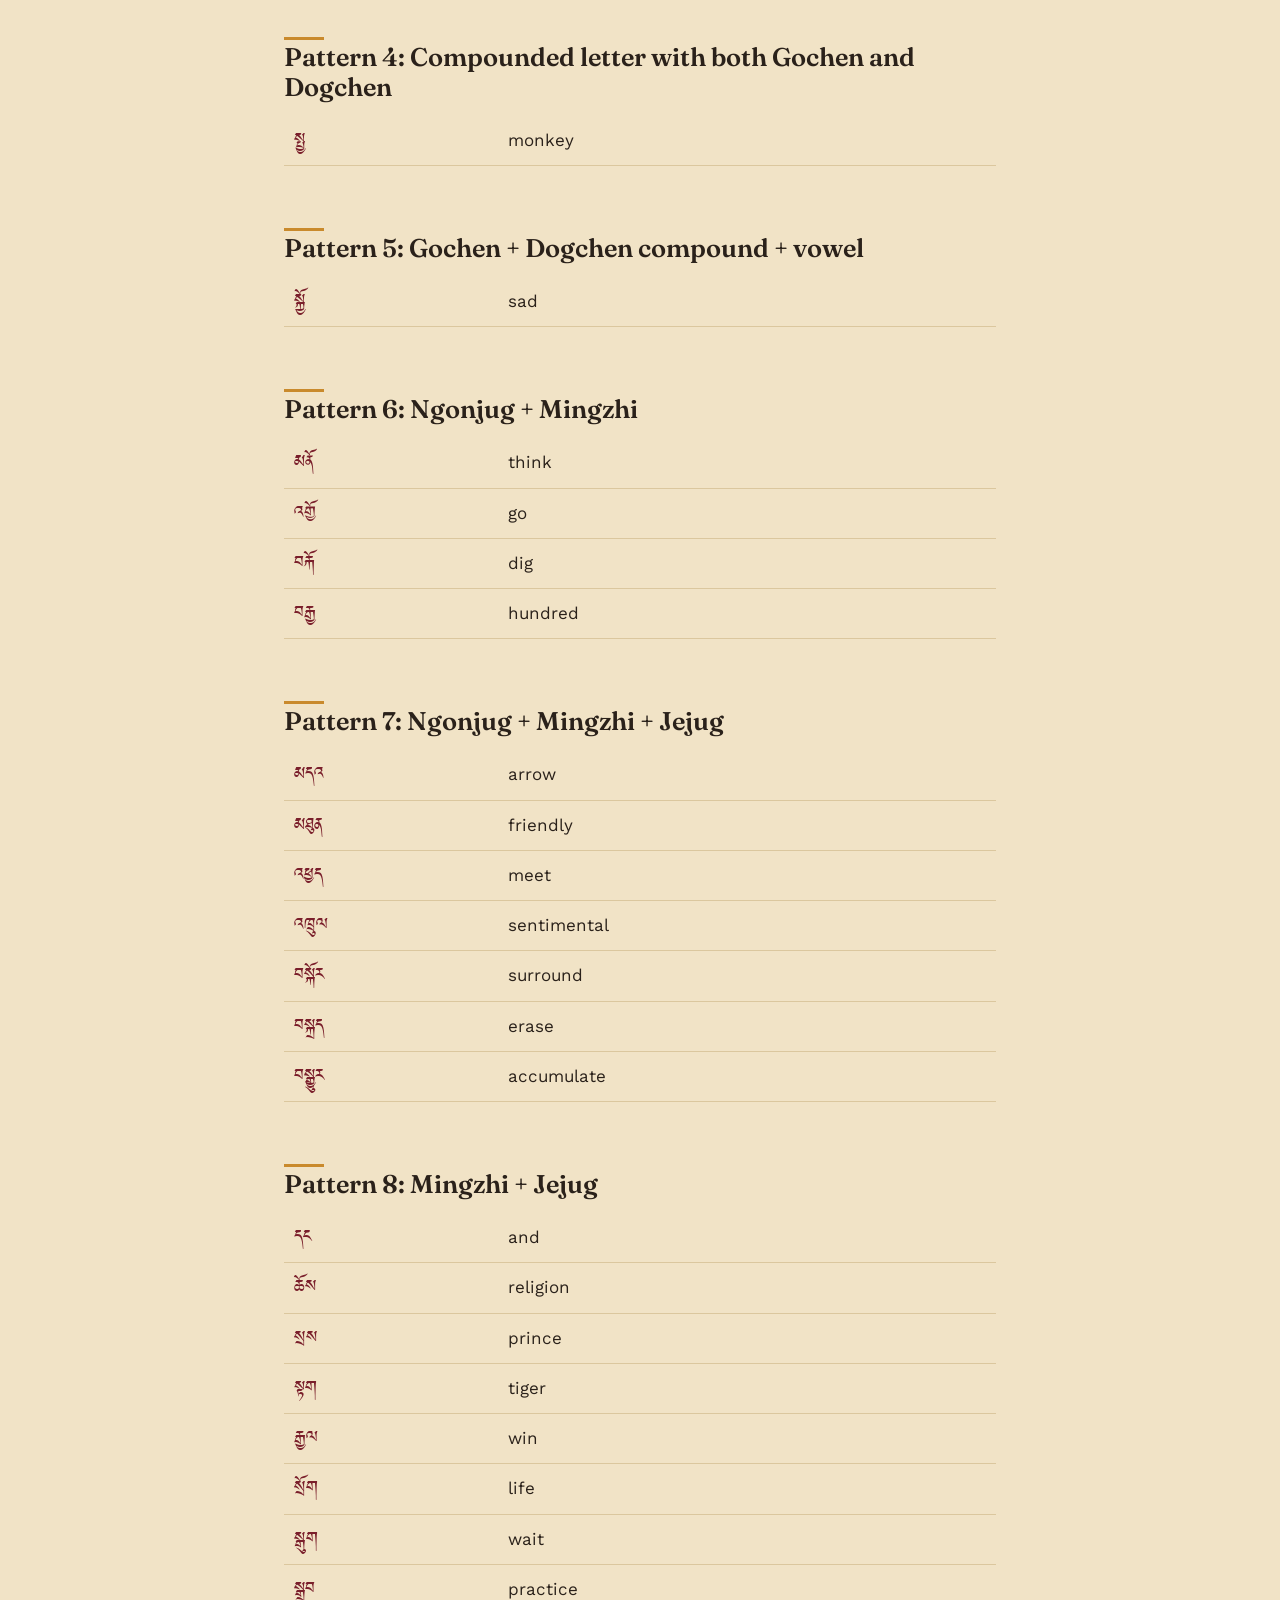
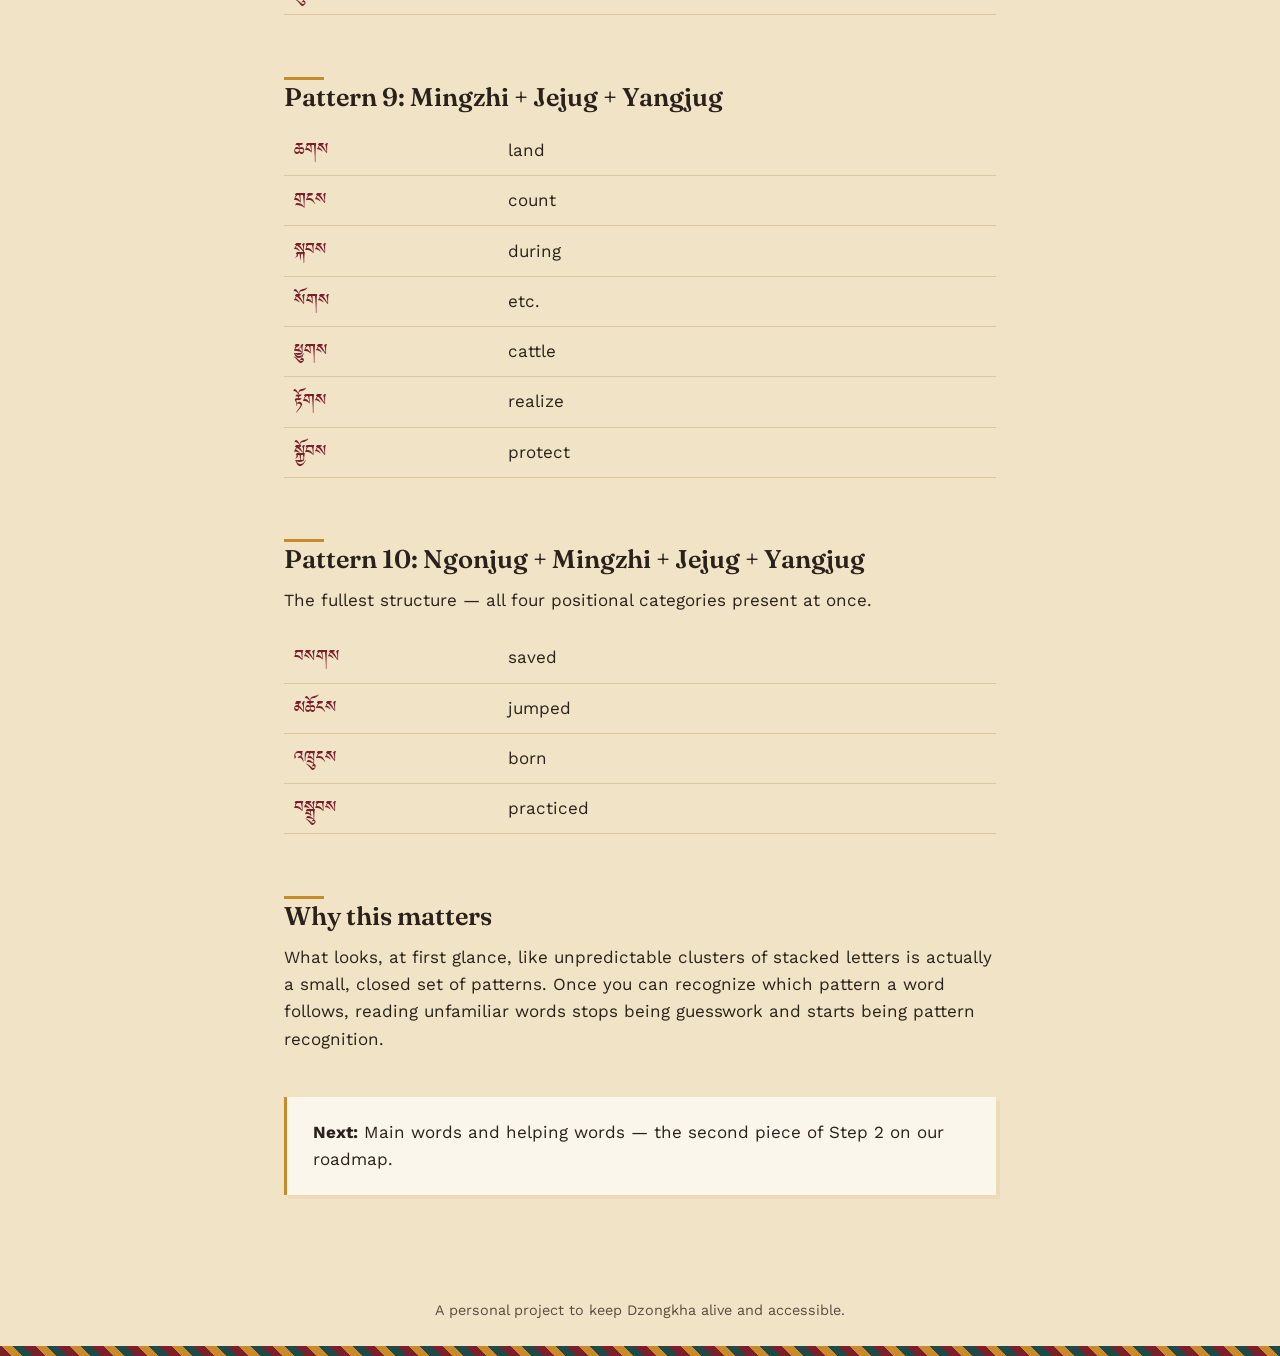
<file: lessons/lesson-09.html>
<!DOCTYPE html>
<html lang="en">
<head>
<meta charset="UTF-8">
<meta name="viewport" content="width=device-width, initial-scale=1.0">
<title>Formation of Words — Learn Dzongkha</title>
<link rel="stylesheet" href="../css/style.css">
<style>
  .pattern-table { width: 100%; border-collapse: collapse; margin: 14px 0 28px; }
  .pattern-table td { padding: 8px 10px; border-bottom: 1px solid var(--line); }
  .pattern-table td:first-child { font-family: 'Jomolhari', serif; font-size: 1.3rem; color: var(--maroon); width: 30%; }
</style>
</head>
<body>

<div class="textile-border"></div>

<header class="site-header">
  <div class="wrap">
    <div class="site-title">Learn <span>Dzongkha</span></div>
    <nav class="main-nav">
      <a href="../index.html">Home</a>
      <a href="../learn.html">Learn Dzongkha</a>
      <a href="../culture.html">Culture Notes</a>
      <a href="../about.html">About</a>
    </nav>
  </div>
</header>

<main>
  <div class="wrap">
    <h1>Formation of Words — མིང་ཚིག་བཟོ་ནི།</h1>
    <p class="lede">Like English, Dzongkha words are built by combining smaller pieces. But unlike English, word formation follows strict, defined rules about which letters are allowed to combine with which.</p>

    <h2>The three combination rules</h2>
    <p><strong>1. Ngonjug letters are picky.</strong> Each of the 5 Ngonjug (prefix) letters can only attach to a specific, predefined set of Mingzhi letters — not any Mingzhi at random.</p>
    <p><strong>2. Jejug letters are flexible.</strong> All 10 Jejug (suffix) letters can follow any Mingzhi letter, single or compounded.</p>
    <p><strong>3. Yangjug ས has one condition.</strong> It can only appear after a Jejug letter that is one of: ག་ང་བ་མ.</p>

    <p>With these rules in place, every Dzongkha word falls into one of several recognizable composition patterns.</p>

    <h2>Pattern 1: Mingzhi alone (single-letter words)</h2>
    <table class="pattern-table">
      <tr><td>ཁ</td><td>mouth</td></tr>
      <tr><td>ང</td><td>I</td></tr>
      <tr><td>ཉ</td><td>fish</td></tr>
      <tr><td>ཟ</td><td>eat</td></tr>
      <tr><td>ར</td><td>goat</td></tr>
      <tr><td>ཤ</td><td>meat</td></tr>
      <tr><td>ས</td><td>soil / land</td></tr>
    </table>

    <h2>Pattern 2: Compounded letter alone (Gochen or Dogchen)</h2>
    <table class="pattern-table">
      <tr><td>ཁྲ</td><td>pattern</td></tr>
      <tr><td>ལྔ</td><td>five</td></tr>
    </table>

    <h2>Pattern 3: Compounded letter + vowel</h2>
    <table class="pattern-table">
      <tr><td>རྡོ</td><td>stone</td></tr>
      <tr><td>གྲུ</td><td>boat</td></tr>
    </table>

    <h2>Pattern 4: Compounded letter with both Gochen and Dogchen</h2>
    <table class="pattern-table">
      <tr><td>སྤྱ</td><td>monkey</td></tr>
    </table>

    <h2>Pattern 5: Gochen + Dogchen compound + vowel</h2>
    <table class="pattern-table">
      <tr><td>སྐྱོ</td><td>sad</td></tr>
    </table>

    <h2>Pattern 6: Ngonjug + Mingzhi</h2>
    <table class="pattern-table">
      <tr><td>མནོ</td><td>think</td></tr>
      <tr><td>འགྱོ</td><td>go</td></tr>
      <tr><td>བརྐོ</td><td>dig</td></tr>
      <tr><td>བརྒྱ</td><td>hundred</td></tr>
    </table>

    <h2>Pattern 7: Ngonjug + Mingzhi + Jejug</h2>
    <table class="pattern-table">
      <tr><td>མདའ</td><td>arrow</td></tr>
      <tr><td>མཐུན</td><td>friendly</td></tr>
      <tr><td>འཕྱད</td><td>meet</td></tr>
      <tr><td>འཁྲུལ</td><td>sentimental</td></tr>
      <tr><td>བསྐོར</td><td>surround</td></tr>
      <tr><td>བསྐྲད</td><td>erase</td></tr>
      <tr><td>བསྒྱུར</td><td>accumulate</td></tr>
    </table>

    <h2>Pattern 8: Mingzhi + Jejug</h2>
    <table class="pattern-table">
      <tr><td>དང</td><td>and</td></tr>
      <tr><td>ཆོས</td><td>religion</td></tr>
      <tr><td>སྲས</td><td>prince</td></tr>
      <tr><td>སྟག</td><td>tiger</td></tr>
      <tr><td>རྒྱལ</td><td>win</td></tr>
      <tr><td>སྲོག</td><td>life</td></tr>
      <tr><td>སྒུག</td><td>wait</td></tr>
      <tr><td>སྒྲུབ</td><td>practice</td></tr>
    </table>

    <h2>Pattern 9: Mingzhi + Jejug + Yangjug</h2>
    <table class="pattern-table">
      <tr><td>ཆགས</td><td>land</td></tr>
      <tr><td>གྲངས</td><td>count</td></tr>
      <tr><td>སྐབས</td><td>during</td></tr>
      <tr><td>སོགས</td><td>etc.</td></tr>
      <tr><td>ཕྱུགས</td><td>cattle</td></tr>
      <tr><td>རྟོགས</td><td>realize</td></tr>
      <tr><td>སྐྱོབས</td><td>protect</td></tr>
    </table>

    <h2>Pattern 10: Ngonjug + Mingzhi + Jejug + Yangjug</h2>
    <p>The fullest structure — all four positional categories present at once.</p>
    <table class="pattern-table">
      <tr><td>བསགས</td><td>saved</td></tr>
      <tr><td>མཆོངས</td><td>jumped</td></tr>
      <tr><td>འཁྲུངས</td><td>born</td></tr>
      <tr><td>བསྒྲུབས</td><td>practiced</td></tr>
    </table>

    <h2>Why this matters</h2>
    <p>What looks, at first glance, like unpredictable clusters of stacked letters is actually a small, closed set of patterns. Once you can recognize which pattern a word follows, reading unfamiliar words stops being guesswork and starts being pattern recognition.</p>

    <div class="next-post">
      <p><strong>Next:</strong> Main words and helping words — the second piece of Step 2 on our roadmap.</p>
    </div>
  </div>
</main>

<footer class="site-footer">
  <div class="wrap">A personal project to keep Dzongkha alive and accessible.</div>
</footer>

<div class="textile-border"></div>

</body>
</html>
</file>
<file: css/style.css>
@import url('https://fonts.googleapis.com/css2?family=Fraunces:ital,opsz,wght@0,9..144,400;0,9..144,600;0,9..144,700;1,9..144,500&family=Work+Sans:wght@400;500;600&family=Jomolhari&display=swap');

:root {
  --paper: #F1E3C6;
  --card: #FBF6EC;
  --ink: #2A211A;
  --ink-soft: #5A4C3E;
  --maroon: #7A1F2B;
  --maroon-deep: #52141C;
  --saffron: #C98A2C;
  --teal: #1F4A48;
  --line: #DBC79E;
}

* { box-sizing: border-box; }

html { scroll-behavior: smooth; }

body {
  margin: 0;
  background-color: var(--paper);
  background-image:
    linear-gradient(135deg, rgba(122,31,43,0.05) 0, rgba(122,31,43,0.05) 1px, transparent 1px, transparent 26px),
    linear-gradient(45deg, rgba(31,74,72,0.05) 0, rgba(31,74,72,0.05) 1px, transparent 1px, transparent 26px);
  color: var(--ink);
  font-family: 'Work Sans', sans-serif;
  font-size: 17px;
  line-height: 1.6;
}

h1, h2, h3 {
  font-family: 'Fraunces', serif;
  font-weight: 600;
  line-height: 1.15;
  margin: 0 0 0.5em;
  color: var(--ink);
}

h1 { font-size: 2.8rem; font-weight: 700; letter-spacing: -0.01em; }
h2 {
  font-size: 1.6rem;
  padding-top: 6px;
  margin-top: 2.4em;
  position: relative;
}
h2::before {
  content: "";
  position: absolute;
  top: 0; left: 0;
  width: 40px; height: 3px;
  background: var(--saffron);
}
h2:first-of-type { margin-top: 0; }
h3 { font-size: 1.25rem; }

em, .accent-italic {
  font-family: 'Fraunces', serif;
  font-style: italic;
  font-weight: 500;
}

p { margin: 0 0 1.1em; max-width: 68ch; }

a { color: var(--maroon); text-decoration: none; background-image: linear-gradient(var(--maroon), var(--maroon)); background-size: 0% 1px; background-repeat: no-repeat; background-position: 0 100%; transition: background-size 0.25s ease; }
a:hover { background-size: 100% 1px; }
a:focus-visible, button:focus-visible { outline: 2px solid var(--teal); outline-offset: 3px; }

.dzo {
  font-family: 'Jomolhari', serif;
  font-size: 1.5em;
  color: var(--maroon);
}

/* Recurring woven-border motif, used at top and bottom of every page */
.textile-border {
  height: 10px;
  width: 100%;
  background: repeating-linear-gradient(
    45deg,
    var(--maroon) 0px, var(--maroon) 8px,
    var(--saffron) 8px, var(--saffron) 16px,
    var(--teal) 16px, var(--teal) 24px
  );
}

.wrap {
  max-width: 760px;
  margin: 0 auto;
  padding: 0 24px;
}

header.site-header {
  padding: 26px 0 18px;
  border-bottom: 1px solid var(--line);
  background: linear-gradient(to bottom, rgba(251,246,236,0.6), transparent);
}

header.site-header .wrap {
  display: flex;
  align-items: center;
  justify-content: space-between;
  flex-wrap: wrap;
  gap: 12px;
}

.site-title {
  font-family: 'Fraunces', serif;
  font-size: 1.4rem;
  font-weight: 600;
  color: var(--ink);
  display: flex;
  align-items: center;
  gap: 10px;
}

.site-title::before {
  content: "ཀ";
  font-family: 'Jomolhari', serif;
  font-size: 1.1rem;
  width: 32px;
  height: 32px;
  border-radius: 50%;
  background: var(--maroon);
  color: var(--card);
  display: flex;
  align-items: center;
  justify-content: center;
  flex-shrink: 0;
  box-shadow: 0 0 0 3px var(--paper), 0 0 0 4px var(--saffron);
}

.site-title span { color: var(--maroon); }

nav.main-nav a {
  margin-left: 22px;
  color: var(--ink-soft);
  font-size: 0.95rem;
  background-image: linear-gradient(var(--maroon), var(--maroon));
}

nav.main-nav a:first-child { margin-left: 0; }
nav.main-nav a:hover { color: var(--maroon); }

main { padding: 52px 0 76px; }

.hero {
  padding: 20px 0 24px;
  position: relative;
}

.hero h1 {
  position: relative;
  z-index: 1;
}

.hero::before {
  content: "ཨ";
  font-family: 'Jomolhari', serif;
  font-size: 15rem;
  color: var(--maroon);
  opacity: 0.06;
  position: absolute;
  top: -60px;
  right: -20px;
  line-height: 1;
  z-index: 0;
  pointer-events: none;
}

.hero p.lede {
  font-size: 1.15rem;
  color: var(--ink-soft);
  max-width: 58ch;
  position: relative;
  z-index: 1;
}

.post-list { list-style: none; margin: 0; padding: 0; }

.post-list li {
  padding: 22px 0;
  border-bottom: 1px solid var(--line);
}

.post-list li:first-child { padding-top: 0; }

.post-list .step-tag {
  display: inline-block;
  font-size: 0.8rem;
  color: var(--teal);
  font-family: 'Work Sans', sans-serif;
  font-weight: 600;
  margin-bottom: 4px;
}

.post-list a { color: var(--ink); font-family: 'Fraunces', serif; font-size: 1.25rem; background-image: linear-gradient(var(--maroon), var(--maroon)); }
.post-list a:hover { color: var(--maroon); }

.post-list p { margin: 6px 0 0; color: var(--ink-soft); font-size: 0.97rem; max-width: 60ch; }

.letter-card {
  background: var(--card);
  border: 1px solid var(--line);
  border-left: 4px solid var(--maroon);
  border-radius: 3px;
  padding: 26px 28px;
  margin: 0 0 24px;
  position: relative;
  box-shadow: 6px 6px 0 rgba(122, 31, 43, 0.06);
}

.letter-card::after {
  content: "";
  position: absolute;
  top: 10px; right: 10px;
  width: 10px; height: 10px;
  background: var(--saffron);
  transform: rotate(45deg);
  opacity: 0.7;
}

.letter-card .dzo-big {
  font-family: 'Jomolhari', serif;
  font-size: 3rem;
  color: var(--maroon);
  line-height: 1;
}

.letter-card h3 { margin-top: 10px; }

.audio-row {
  display: flex;
  align-items: center;
  gap: 12px;
  margin: 10px 0;
}

.audio-row span {
  font-size: 0.9rem;
  color: var(--ink-soft);
  min-width: 90px;
}

audio { height: 36px; }

.example-word {
  margin-top: 16px;
  padding-top: 16px;
  border-top: 1px dashed var(--line);
}

.roadmap-step {
  display: flex;
  gap: 18px;
  padding: 20px 0;
  border-bottom: 1px solid var(--line);
  position: relative;
}

.roadmap-step:not(:last-child)::before {
  content: "";
  position: absolute;
  left: 17px;
  top: 52px;
  bottom: -2px;
  width: 1px;
  background: var(--line);
}

.roadmap-step .num {
  font-family: 'Fraunces', serif;
  font-size: 1.6rem;
  color: var(--card);
  background: var(--saffron);
  font-weight: 600;
  min-width: 34px;
  height: 34px;
  border-radius: 50%;
  display: flex;
  align-items: center;
  justify-content: center;
  flex-shrink: 0;
  z-index: 1;
}

.next-post {
  margin-top: 44px;
  padding: 22px 26px;
  background: var(--card);
  border-left: 3px solid var(--saffron);
  box-shadow: 4px 4px 0 rgba(201, 138, 44, 0.1);
}

.next-post p { margin: 0; }

.tag-note {
  font-size: 0.9rem;
  color: var(--ink-soft);
  background: var(--card);
  border: 1px dashed var(--line);
  padding: 14px 18px;
  border-radius: 3px;
}

footer.site-footer {
  padding: 28px 0 24px;
  color: var(--ink-soft);
  font-size: 0.9rem;
  text-align: center;
}

@media (max-width: 600px) {
  h1 { font-size: 2.1rem; }
  .hero::before { font-size: 9rem; top: -30px; }
  nav.main-nav a { margin-left: 14px; font-size: 0.88rem; }
}
</file>
